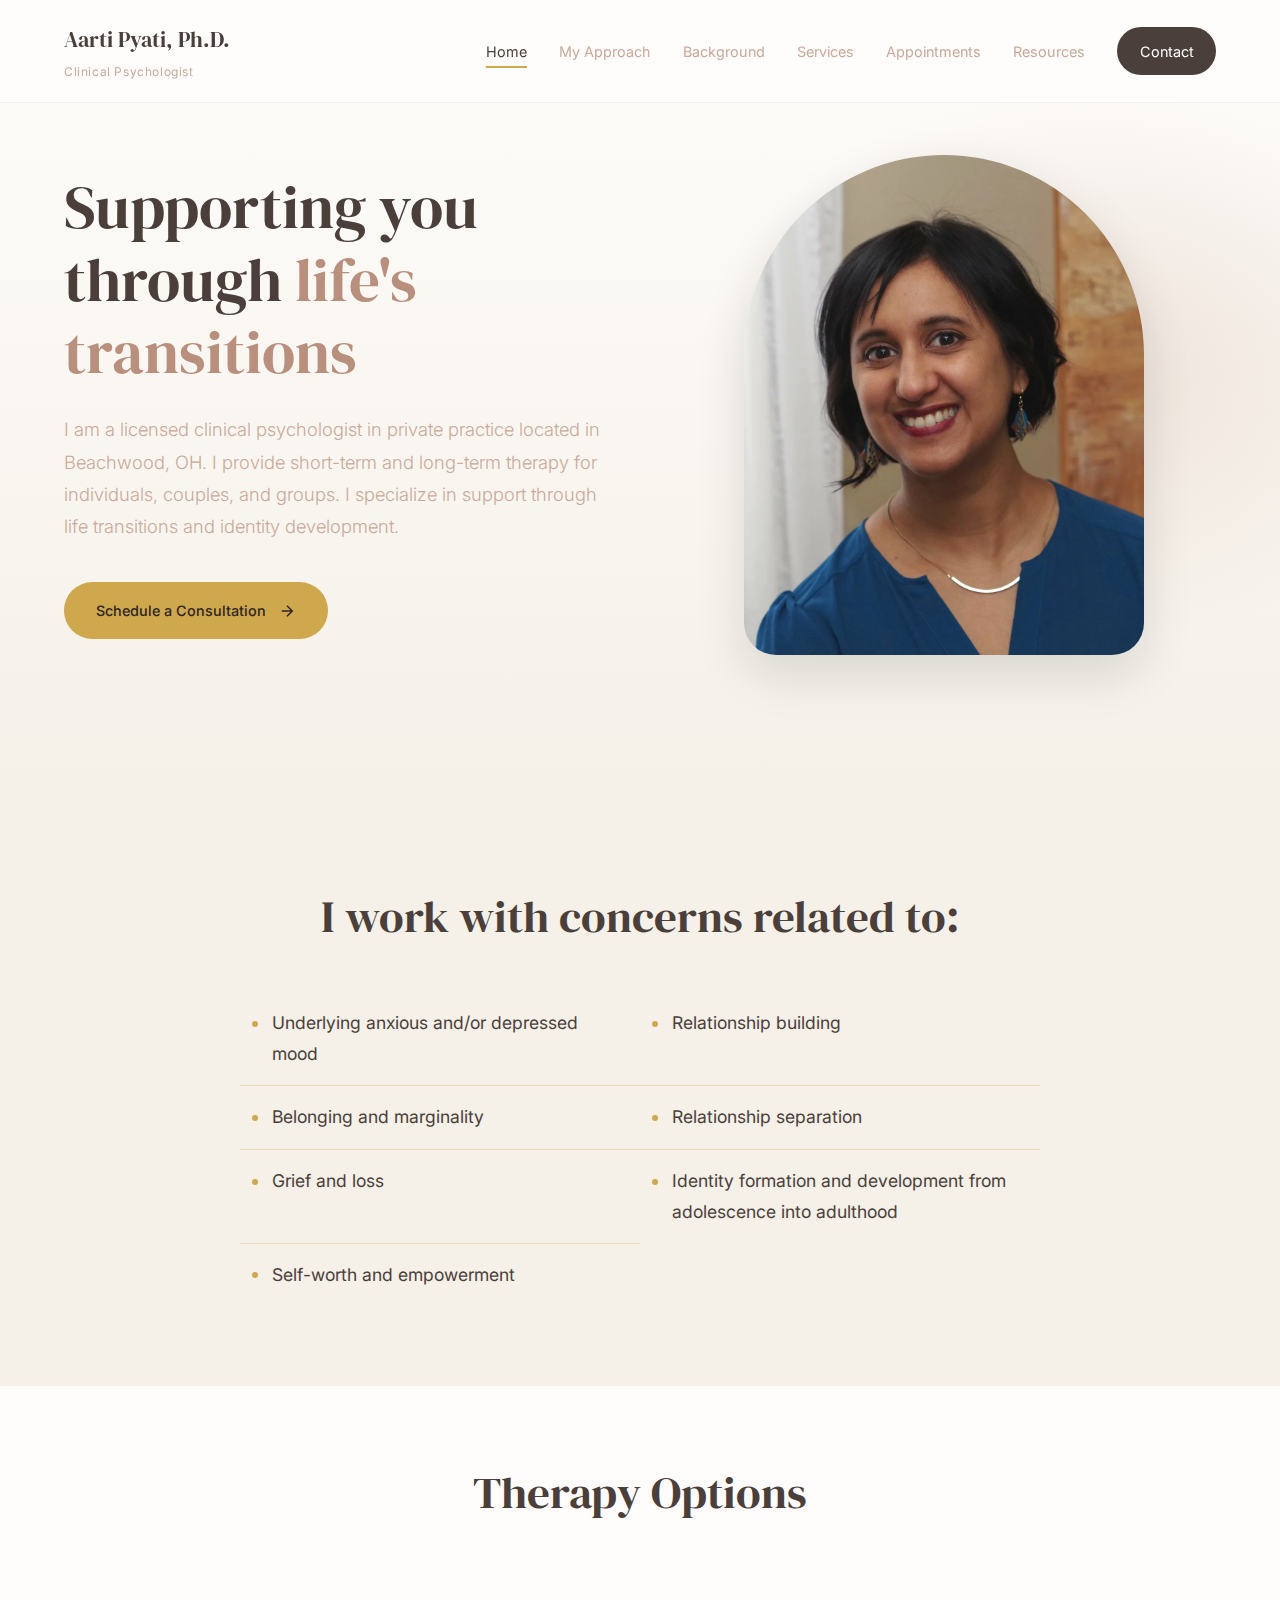
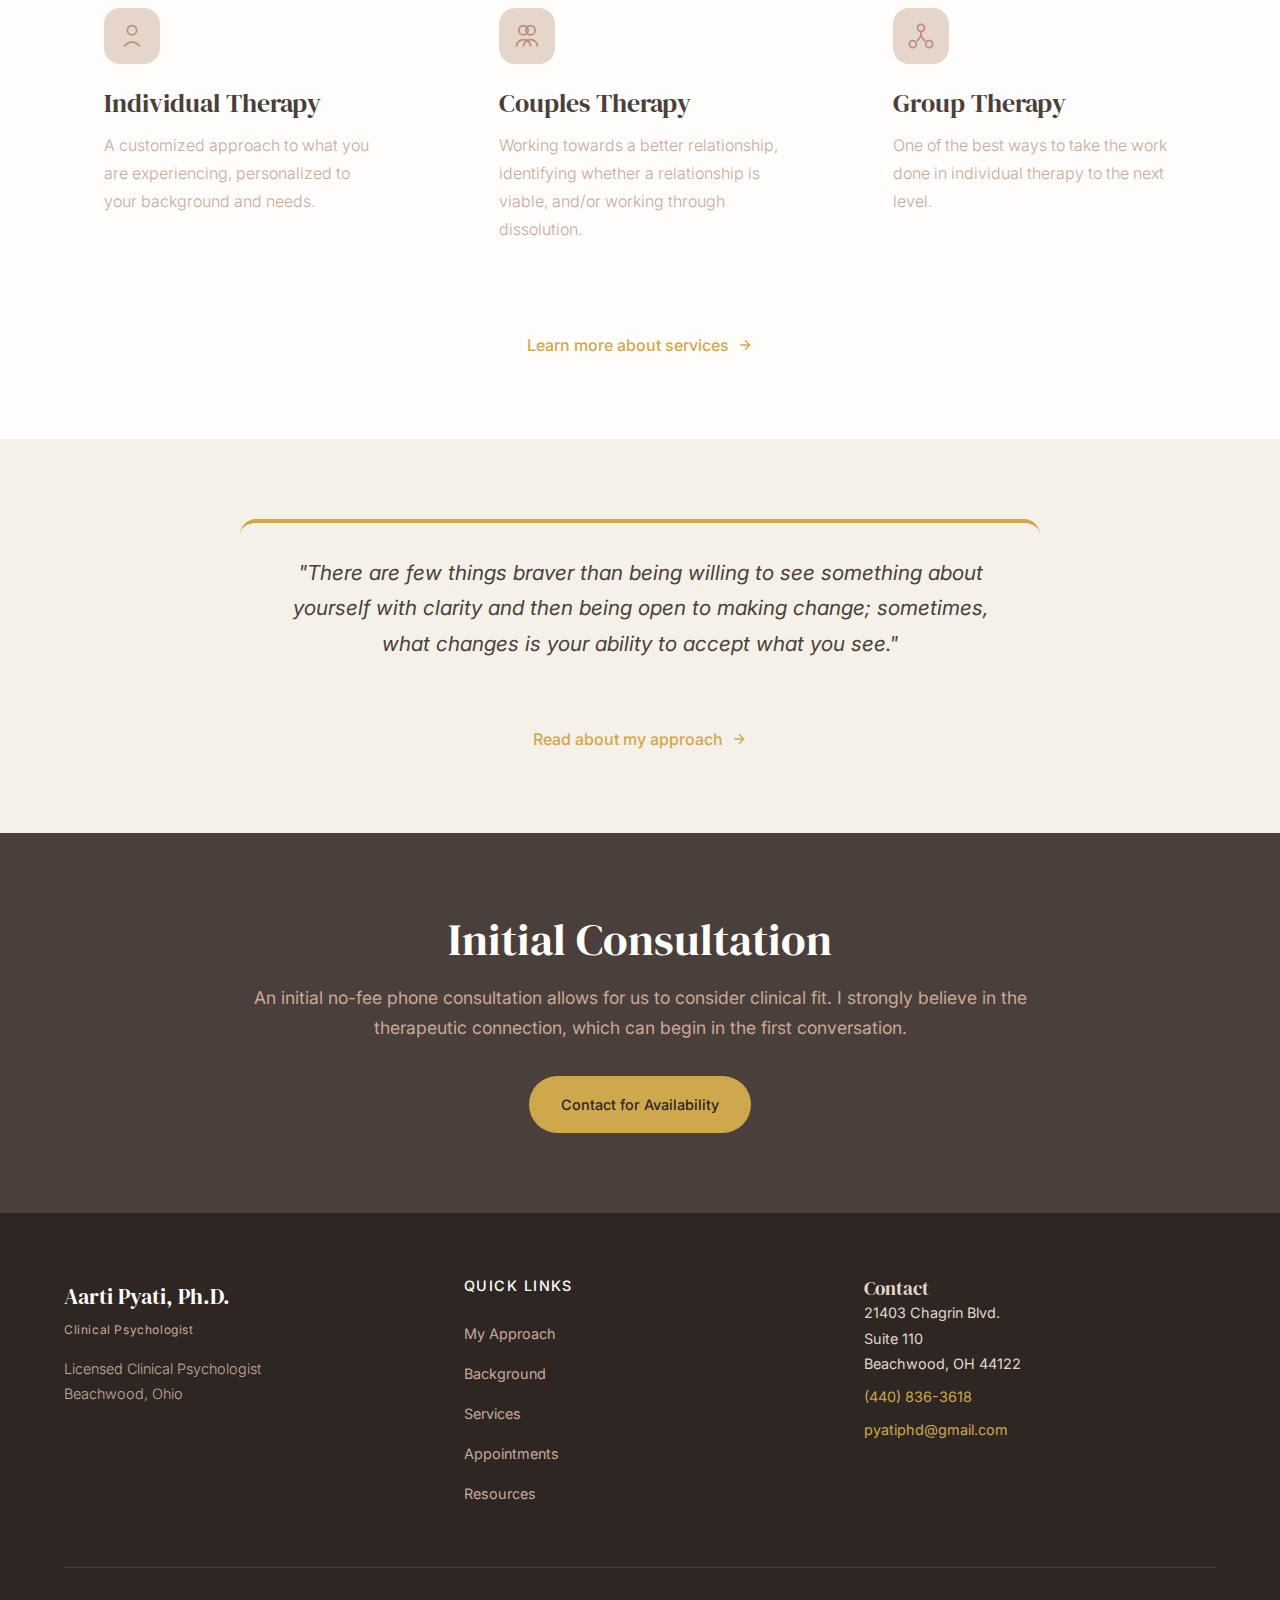
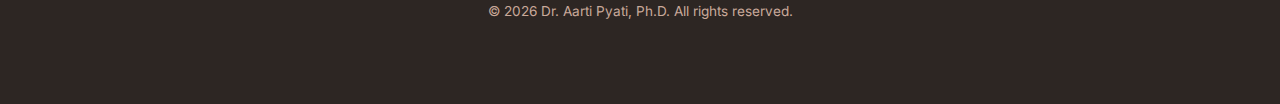
<file: index.html>
<!DOCTYPE html>
<html lang="en">
<head>
    <meta charset="UTF-8">
    <meta name="viewport" content="width=device-width, initial-scale=1.0">
    <title>Dr. Aarti Pyati, Ph.D. | Clinical Psychologist | Beachwood, OH</title>
    <meta name="description" content="Licensed clinical psychologist providing therapy for individuals, couples, and groups in Beachwood, Ohio. Specializing in life transitions, identity development, anxiety, and depression.">
    <link rel="preconnect" href="https://fonts.googleapis.com">
    <link rel="preconnect" href="https://fonts.gstatic.com" crossorigin>
    <link href="https://fonts.googleapis.com/css2?family=DM+Serif+Display&family=Inter:wght@300;400;500&display=swap" rel="stylesheet">
    <link rel="stylesheet" href="styles.css">
</head>
<body>
    <!-- Header -->
    <header class="header">
        <div class="header-inner">
            <a href="index.html" class="logo">
                Aarti Pyati, Ph.D.
                <span>Clinical Psychologist</span>
            </a>
            <nav class="nav">
                <a href="index.html" class="active">Home</a>
                <a href="about.html">My Approach</a>
                <a href="background.html">Background</a>
                <a href="services.html">Services</a>
                <a href="appointments.html">Appointments</a>
                <a href="resources.html">Resources</a>
                <a href="contact.html" class="nav-cta">Contact</a>
            </nav>
            <button class="nav-toggle" aria-label="Toggle navigation">
                <span></span>
                <span></span>
                <span></span>
            </button>
        </div>
    </header>

    <!-- Hero Section -->
    <section class="hero page-content">
        <div class="hero-grid">
            <div class="hero-content">
                <h1>Supporting you through <span>life's transitions</span></h1>
                <p class="lead">I am a licensed clinical psychologist in private practice located in Beachwood, OH. I provide short-term and long-term therapy for individuals, couples, and groups. I specialize in support through life transitions and identity development.</p>
                <a href="contact.html" class="btn btn-primary">
                    Schedule a Consultation
                    <svg width="18" height="18" viewBox="0 0 24 24" fill="none" stroke="currentColor" stroke-width="2">
                        <path d="M5 12h14M12 5l7 7-7 7"/>
                    </svg>
                </a>
            </div>
            <div class="hero-image">
                <div class="hero-photo">
                    <img src="photo.webp" alt="Dr. Aarti Pyati">
                </div>
            </div>
        </div>
    </section>

    <!-- Areas of Focus -->
    <section class="section section-alt">
        <div class="container">
            <div class="content-block" style="text-align: center; margin-bottom: 3rem;">
                <h2>I work with concerns related to:</h2>
            </div>
            <div class="concerns-list">
                <ul>
                    <li>Underlying anxious and/or depressed mood</li>
                    <li>Relationship building</li>
                    <li>Belonging and marginality</li>
                    <li>Relationship separation</li>
                    <li>Grief and loss</li>
                    <li>Identity formation and development from adolescence into adulthood</li>
                    <li>Self-worth and empowerment</li>
                </ul>
            </div>
        </div>
    </section>

    <!-- Services Preview -->
    <section class="section">
        <div class="container">
            <div class="content-block" style="text-align: center; margin-bottom: 3rem;">
                <h2>Therapy Options</h2>
            </div>
            <div class="cards-grid">
                <div class="card">
                    <div class="card-icon">
                        <svg viewBox="0 0 24 24">
                            <circle cx="12" cy="7" r="4"/>
                            <path d="M5.5 21a7.5 7.5 0 0 1 13 0"/>
                        </svg>
                    </div>
                    <h3>Individual Therapy</h3>
                    <p>A customized approach to what you are experiencing, personalized to your background and needs.</p>
                </div>
                <div class="card">
                    <div class="card-icon">
                        <svg viewBox="0 0 24 24">
                            <circle cx="9" cy="7" r="4"/>
                            <circle cx="15" cy="7" r="4"/>
                            <path d="M3 21a6 6 0 0 1 12 0M9 21a6 6 0 0 1 12 0"/>
                        </svg>
                    </div>
                    <h3>Couples Therapy</h3>
                    <p>Working towards a better relationship, identifying whether a relationship is viable, and/or working through dissolution.</p>
                </div>
                <div class="card">
                    <div class="card-icon">
                        <svg viewBox="0 0 24 24">
                            <circle cx="12" cy="5" r="3"/>
                            <circle cx="5" cy="19" r="3"/>
                            <circle cx="19" cy="19" r="3"/>
                            <path d="M12 8v4M8.5 16.5L12 12M15.5 16.5L12 12"/>
                        </svg>
                    </div>
                    <h3>Group Therapy</h3>
                    <p>One of the best ways to take the work done in individual therapy to the next level.</p>
                </div>
            </div>
            <div style="text-align: center; margin-top: 3rem;">
                <a href="services.html" class="link-arrow">
                    Learn more about services
                    <svg width="16" height="16" viewBox="0 0 24 24" fill="none" stroke="currentColor" stroke-width="2">
                        <path d="M5 12h14M12 5l7 7-7 7"/>
                    </svg>
                </a>
            </div>
        </div>
    </section>

    <!-- Philosophy Quote -->
    <section class="section section-alt">
        <div class="container-narrow">
            <div class="highlight-box" style="text-align: center; border-left: none; border-top: 4px solid var(--gold);">
                <p style="font-size: 1.3rem; line-height: 1.7;">"There are few things braver than being willing to see something about yourself with clarity and then being open to making change; sometimes, what changes is your ability to accept what you see."</p>
            </div>
            <div style="text-align: center; margin-top: 2rem;">
                <a href="about.html" class="link-arrow">
                    Read about my approach
                    <svg width="16" height="16" viewBox="0 0 24 24" fill="none" stroke="currentColor" stroke-width="2">
                        <path d="M5 12h14M12 5l7 7-7 7"/>
                    </svg>
                </a>
            </div>
        </div>
    </section>

    <!-- CTA Section -->
    <section class="section" style="background: var(--deep-brown); color: var(--soft-white); text-align: center;">
        <div class="container-narrow">
            <h2 style="color: var(--soft-white); margin-bottom: 1rem;">Initial Consultation</h2>
            <p style="color: var(--rose); font-size: 1.1rem; margin-bottom: 2rem;">An initial no-fee phone consultation allows for us to consider clinical fit. I strongly believe in the therapeutic connection, which can begin in the first conversation.</p>
            <a href="contact.html" class="btn btn-primary">Contact for Availability</a>
        </div>
    </section>

    <!-- Footer -->
    <footer class="footer">
        <div class="footer-inner">
            <div class="footer-brand">
                <div class="logo">
                    Aarti Pyati, Ph.D.
                    <span>Clinical Psychologist</span>
                </div>
                <p>Licensed Clinical Psychologist<br>Beachwood, Ohio</p>
            </div>
            <div class="footer-links">
                <h4>Quick Links</h4>
                <ul>
                    <li><a href="about.html">My Approach</a></li>
                    <li><a href="background.html">Background</a></li>
                    <li><a href="services.html">Services</a></li>
                    <li><a href="appointments.html">Appointments</a></li>
                    <li><a href="resources.html">Resources</a></li>
                </ul>
            </div>
            <div class="footer-contact">
                <h4>Contact</h4>
                <p>21403 Chagrin Blvd.<br>Suite 110<br>Beachwood, OH 44122</p>
                <p><a href="tel:4408363618">(440) 836-3618</a></p>
                <p><a href="mailto:pyatiphd@gmail.com">pyatiphd@gmail.com</a></p>
            </div>
        </div>
        <div class="footer-bottom">
            <p>&copy; 2026 Dr. Aarti Pyati, Ph.D. All rights reserved.</p>
        </div>
    </footer>
    <script src="nav.js"></script>
</body>
</html>
</file>
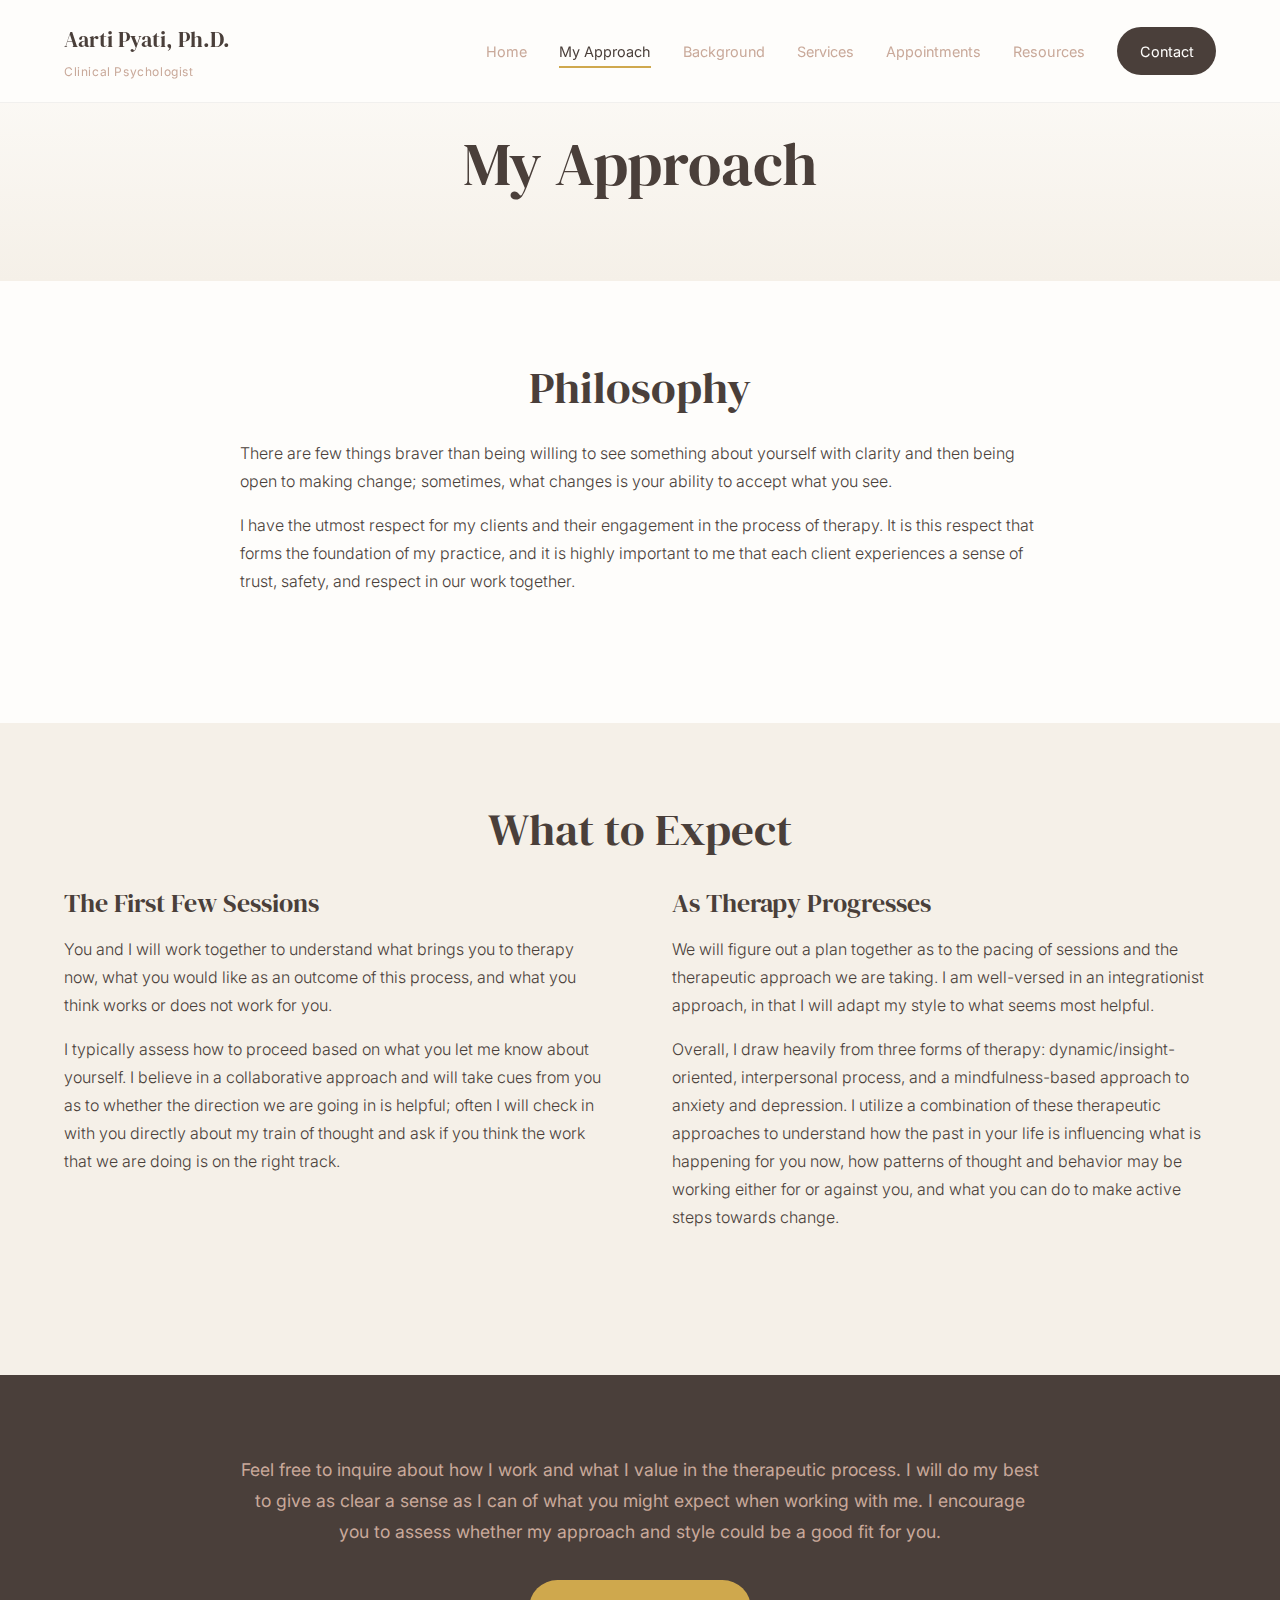
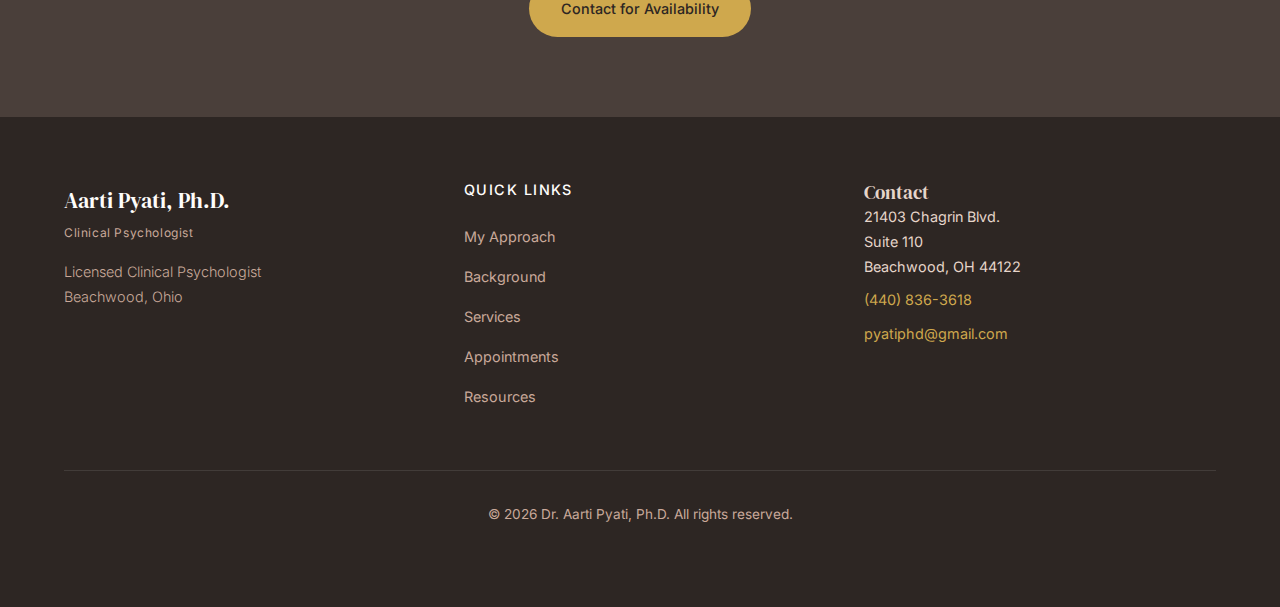
<file: about.html>
<!DOCTYPE html>
<html lang="en">
<head>
    <meta charset="UTF-8">
    <meta name="viewport" content="width=device-width, initial-scale=1.0">
    <title>My Approach | Dr. Aarti Pyati, Ph.D.</title>
    <meta name="description" content="Learn about Dr. Pyati's therapeutic philosophy and what to expect from the therapy process.">
    <link rel="preconnect" href="https://fonts.googleapis.com">
    <link rel="preconnect" href="https://fonts.gstatic.com" crossorigin>
    <link href="https://fonts.googleapis.com/css2?family=DM+Serif+Display&family=Inter:wght@300;400;500&display=swap" rel="stylesheet">
    <link rel="stylesheet" href="styles.css">
</head>
<body>
    <!-- Header -->
    <header class="header">
        <div class="header-inner">
            <a href="index.html" class="logo">
                Aarti Pyati, Ph.D.
                <span>Clinical Psychologist</span>
            </a>
            <nav class="nav">
                <a href="index.html">Home</a>
                <a href="about.html" class="active">My Approach</a>
                <a href="background.html">Background</a>
                <a href="services.html">Services</a>
                <a href="appointments.html">Appointments</a>
                <a href="resources.html">Resources</a>
                <a href="contact.html" class="nav-cta">Contact</a>
            </nav>
            <button class="nav-toggle" aria-label="Toggle navigation">
                <span></span>
                <span></span>
                <span></span>
            </button>
        </div>
    </header>

    <!-- Page Hero -->
    <section class="page-hero page-content">
        <h1>My Approach</h1>
    </section>

    <!-- Philosophy Section -->
    <section class="section">
        <div class="container" style="max-width: 800px;">
            <div class="content-block">
                <h2 style="text-align: center;">Philosophy</h2>
                <p>There are few things braver than being willing to see something about yourself with clarity and then being open to making change; sometimes, what changes is your ability to accept what you see.</p>
                <p>I have the utmost respect for my clients and their engagement in the process of therapy. It is this respect that forms the foundation of my practice, and it is highly important to me that each client experiences a sense of trust, safety, and respect in our work together.</p>
            </div>
        </div>
    </section>

    <!-- What to Expect -->
    <section class="section section-alt">
        <div class="container">
            <h2 style="text-align: center; margin-bottom: 2rem;">What to Expect</h2>
            <div class="two-col">
                <div class="content-block">
                    <h3>The First Few Sessions</h3>
                    <p>You and I will work together to understand what brings you to therapy now, what you would like as an outcome of this process, and what you think works or does not work for you.</p>
                    <p>I typically assess how to proceed based on what you let me know about yourself. I believe in a collaborative approach and will take cues from you as to whether the direction we are going in is helpful; often I will check in with you directly about my train of thought and ask if you think the work that we are doing is on the right track.</p>
                </div>
                <div class="content-block">
                    <h3>As Therapy Progresses</h3>
                    <p>We will figure out a plan together as to the pacing of sessions and the therapeutic approach we are taking. I am well-versed in an integrationist approach, in that I will adapt my style to what seems most helpful.</p>
                    <p>Overall, I draw heavily from three forms of therapy: dynamic/insight-oriented, interpersonal process, and a mindfulness-based approach to anxiety and depression. I utilize a combination of these therapeutic approaches to understand how the past in your life is influencing what is happening for you now, how patterns of thought and behavior may be working either for or against you, and what you can do to make active steps towards change.</p>
                </div>
            </div>
        </div>
    </section>

    <!-- CTA -->
    <section class="section" style="background: var(--deep-brown); color: var(--soft-white); text-align: center;">
        <div class="container-narrow">
            <p style="color: var(--rose); font-size: 1.1rem; margin-bottom: 2rem;">Feel free to inquire about how I work and what I value in the therapeutic process. I will do my best to give as clear a sense as I can of what you might expect when working with me. I encourage you to assess whether my approach and style could be a good fit for you.</p>
            <a href="contact.html" class="btn btn-primary">Contact for Availability</a>
        </div>
    </section>

    <!-- Footer -->
    <footer class="footer">
        <div class="footer-inner">
            <div class="footer-brand">
                <div class="logo">
                    Aarti Pyati, Ph.D.
                    <span>Clinical Psychologist</span>
                </div>
                <p>Licensed Clinical Psychologist<br>Beachwood, Ohio</p>
            </div>
            <div class="footer-links">
                <h4>Quick Links</h4>
                <ul>
                    <li><a href="about.html">My Approach</a></li>
                    <li><a href="background.html">Background</a></li>
                    <li><a href="services.html">Services</a></li>
                    <li><a href="appointments.html">Appointments</a></li>
                    <li><a href="resources.html">Resources</a></li>
                </ul>
            </div>
            <div class="footer-contact">
                <h4>Contact</h4>
                <p>21403 Chagrin Blvd.<br>Suite 110<br>Beachwood, OH 44122</p>
                <p><a href="tel:4408363618">(440) 836-3618</a></p>
                <p><a href="mailto:pyatiphd@gmail.com">pyatiphd@gmail.com</a></p>
            </div>
        </div>
        <div class="footer-bottom">
            <p>&copy; 2026 Dr. Aarti Pyati, Ph.D. All rights reserved.</p>
        </div>
    </footer>
    <script src="nav.js"></script>
</body>
</html>
</file>
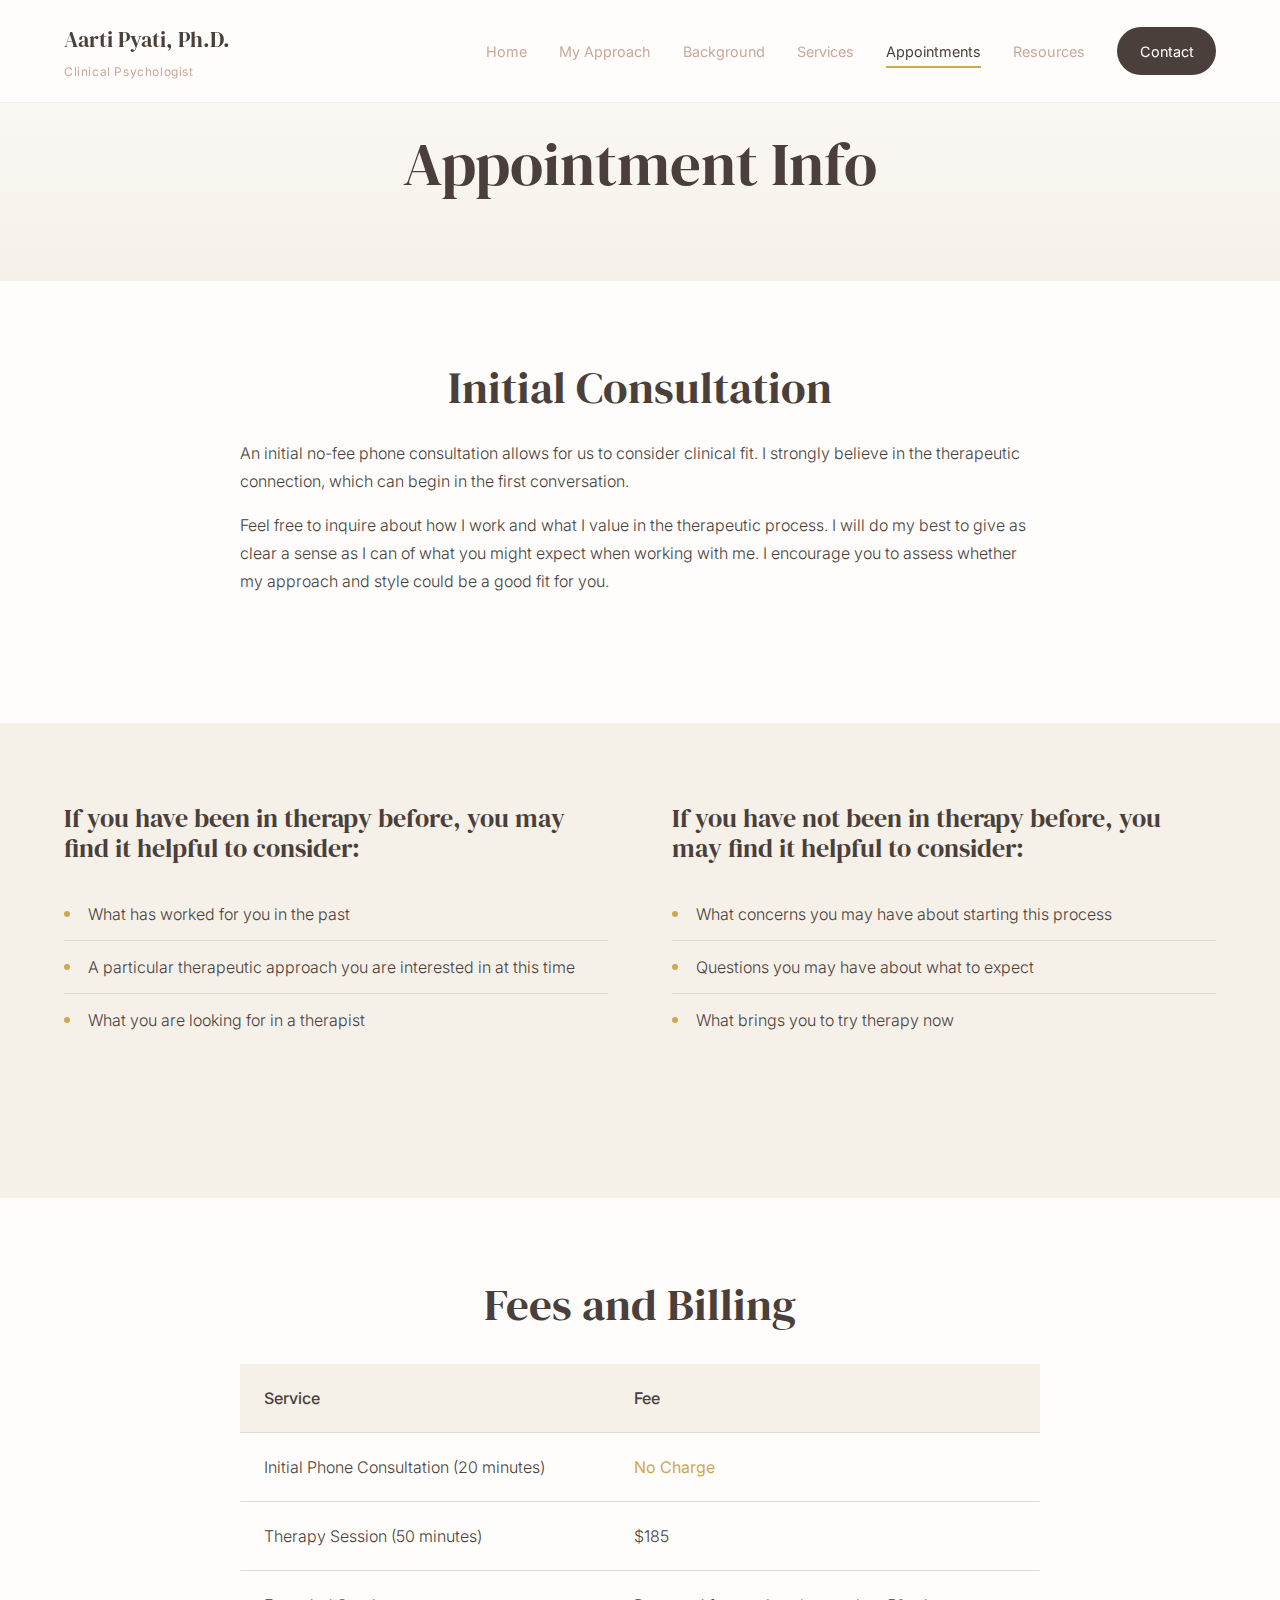
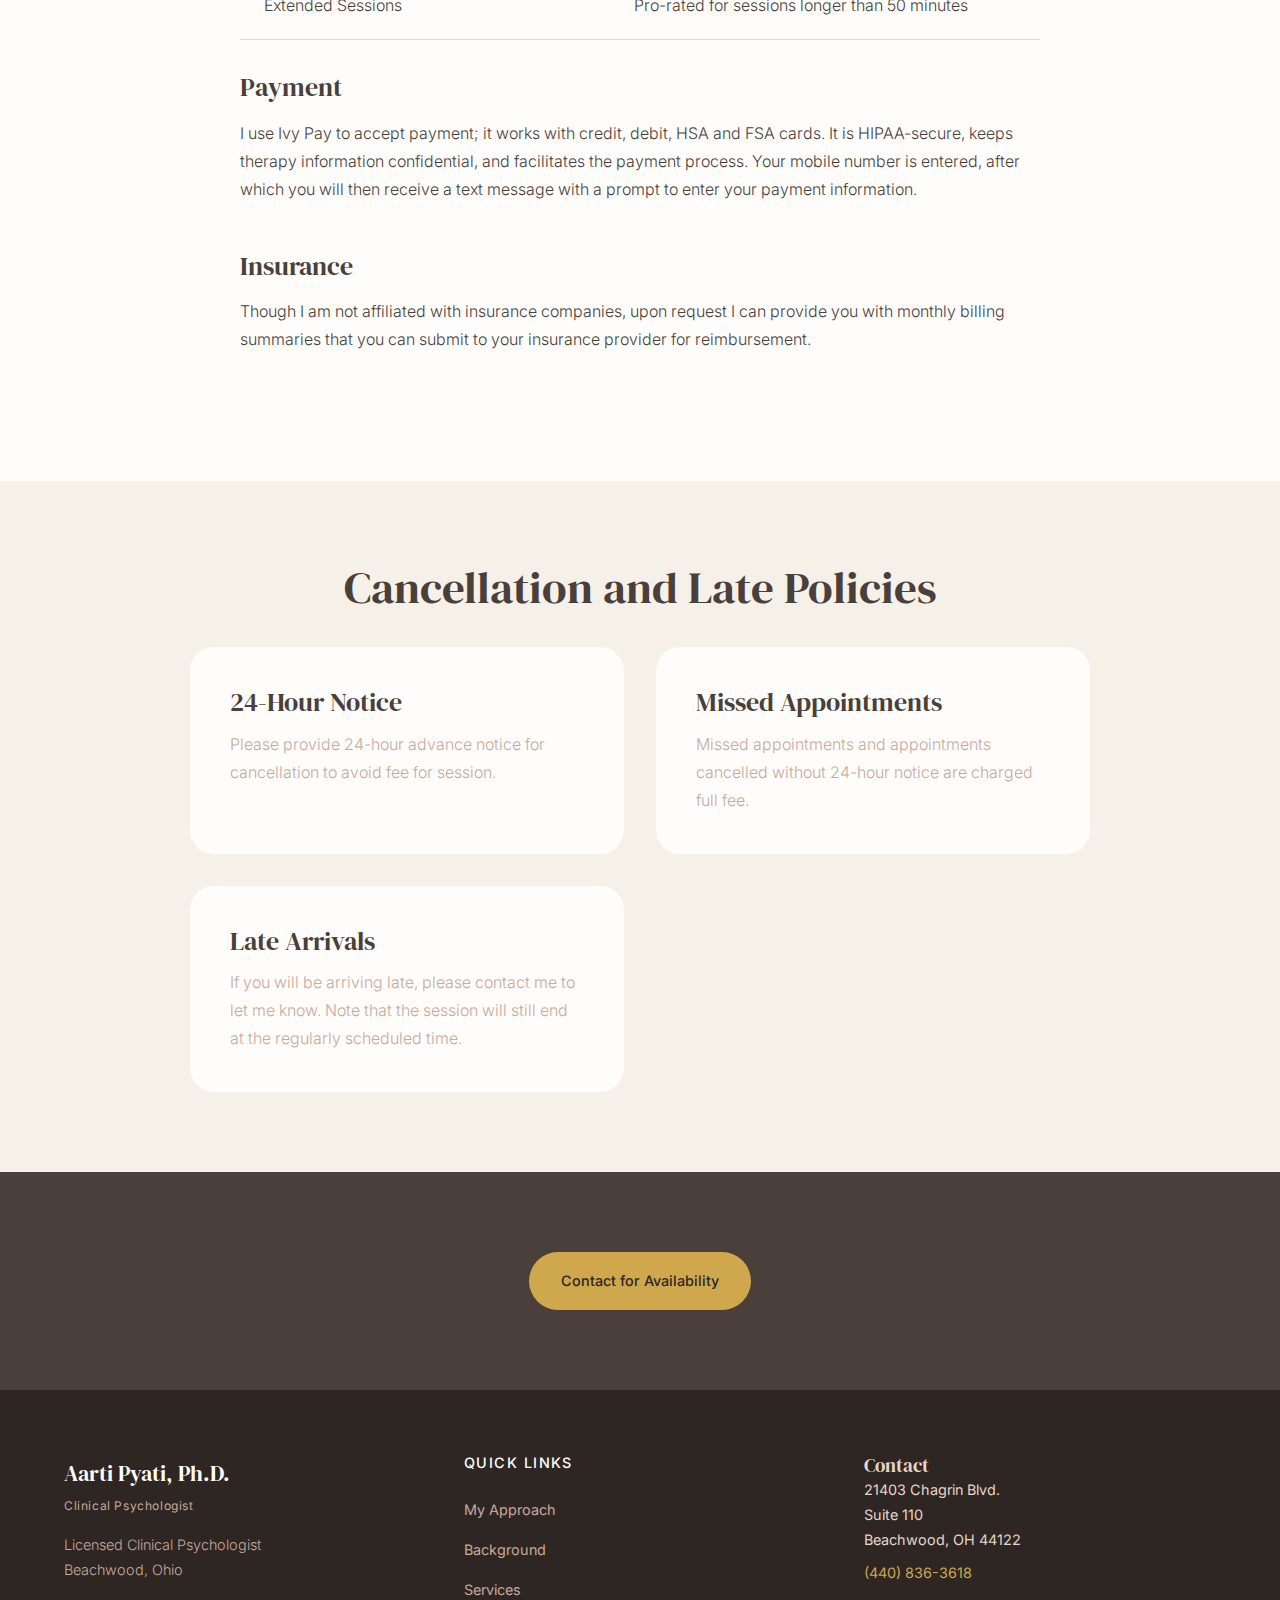
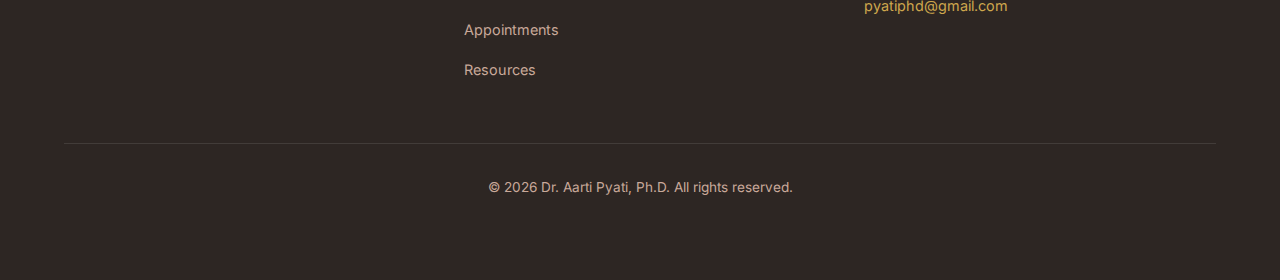
<file: appointments.html>
<!DOCTYPE html>
<html lang="en">
<head>
    <meta charset="UTF-8">
    <meta name="viewport" content="width=device-width, initial-scale=1.0">
    <title>Appointments | Dr. Aarti Pyati, Ph.D.</title>
    <meta name="description" content="Information about consultations, fees, billing, and policies for therapy with Dr. Aarti Pyati.">
    <link rel="preconnect" href="https://fonts.googleapis.com">
    <link rel="preconnect" href="https://fonts.gstatic.com" crossorigin>
    <link href="https://fonts.googleapis.com/css2?family=DM+Serif+Display&family=Inter:wght@300;400;500&display=swap" rel="stylesheet">
    <link rel="stylesheet" href="styles.css">
</head>
<body>
    <!-- Header -->
    <header class="header">
        <div class="header-inner">
            <a href="index.html" class="logo">
                Aarti Pyati, Ph.D.
                <span>Clinical Psychologist</span>
            </a>
            <nav class="nav">
                <a href="index.html">Home</a>
                <a href="about.html">My Approach</a>
                <a href="background.html">Background</a>
                <a href="services.html">Services</a>
                <a href="appointments.html" class="active">Appointments</a>
                <a href="resources.html">Resources</a>
                <a href="contact.html" class="nav-cta">Contact</a>
            </nav>
            <button class="nav-toggle" aria-label="Toggle navigation">
                <span></span>
                <span></span>
                <span></span>
            </button>
        </div>
    </header>

    <!-- Page Hero -->
    <section class="page-hero page-content">
        <h1>Appointment Info</h1>
    </section>

    <!-- Initial Consultation -->
    <section class="section">
        <div class="container" style="max-width: 800px;">
            <div class="content-block">
                <h2 style="text-align: center;">Initial Consultation</h2>
                <p>An initial no-fee phone consultation allows for us to consider clinical fit. I strongly believe in the therapeutic connection, which can begin in the first conversation.</p>
                <p>Feel free to inquire about how I work and what I value in the therapeutic process. I will do my best to give as clear a sense as I can of what you might expect when working with me. I encourage you to assess whether my approach and style could be a good fit for you.</p>
            </div>
        </div>
    </section>

    <!-- Questions to Consider -->
    <section class="section section-alt">
        <div class="container">
            <div class="two-col">
                <div class="content-block">
                    <h3>If you have been in therapy before, you may find it helpful to consider:</h3>
                    <ul>
                        <li>What has worked for you in the past</li>
                        <li>A particular therapeutic approach you are interested in at this time</li>
                        <li>What you are looking for in a therapist</li>
                    </ul>
                </div>
                <div class="content-block">
                    <h3>If you have not been in therapy before, you may find it helpful to consider:</h3>
                    <ul>
                        <li>What concerns you may have about starting this process</li>
                        <li>Questions you may have about what to expect</li>
                        <li>What brings you to try therapy now</li>
                    </ul>
                </div>
            </div>
        </div>
    </section>

    <!-- Fees -->
    <section class="section">
        <div class="container" style="max-width: 800px;">
            <h2 style="text-align: center; margin-bottom: 2rem;">Fees and Billing</h2>
            <table class="fee-table">
                <thead>
                    <tr>
                        <th>Service</th>
                        <th>Fee</th>
                    </tr>
                </thead>
                <tbody>
                    <tr>
                        <td>Initial Phone Consultation (20 minutes)</td>
                        <td><strong style="color: var(--gold);">No Charge</strong></td>
                    </tr>
                    <tr>
                        <td>Therapy Session (50 minutes)</td>
                        <td>$185</td>
                    </tr>
                    <tr>
                        <td>Extended Sessions</td>
                        <td>Pro-rated for sessions longer than 50 minutes</td>
                    </tr>
                </tbody>
            </table>
            <div class="content-block" style="margin-top: 2rem;">
                <h3>Payment</h3>
                <p>I use Ivy Pay to accept payment; it works with credit, debit, HSA and FSA cards. It is HIPAA-secure, keeps therapy information confidential, and facilitates the payment process. Your mobile number is entered, after which you will then receive a text message with a prompt to enter your payment information.</p>
            </div>
            <div class="content-block">
                <h3>Insurance</h3>
                <p>Though I am not affiliated with insurance companies, upon request I can provide you with monthly billing summaries that you can submit to your insurance provider for reimbursement.</p>
            </div>
        </div>
    </section>

    <!-- Policies -->
    <section class="section section-alt">
        <div class="container" style="max-width: 900px;">
            <h2 style="text-align: center; margin-bottom: 2rem;">Cancellation and Late Policies</h2>
                <div class="cards-grid">
                    <div class="card">
                        <h3>24-Hour Notice</h3>
                        <p>Please provide 24-hour advance notice for cancellation to avoid fee for session.</p>
                    </div>
                    <div class="card">
                        <h3>Missed Appointments</h3>
                        <p>Missed appointments and appointments cancelled without 24-hour notice are charged full fee.</p>
                    </div>
                    <div class="card">
                        <h3>Late Arrivals</h3>
                        <p>If you will be arriving late, please contact me to let me know. Note that the session will still end at the regularly scheduled time.</p>
                    </div>
                </div>
        </div>
    </section>

    <!-- CTA -->
    <section class="section" style="background: var(--deep-brown); color: var(--soft-white); text-align: center;">
        <div class="container-narrow">
            <a href="contact.html" class="btn btn-primary">Contact for Availability</a>
        </div>
    </section>

    <!-- Footer -->
    <footer class="footer">
        <div class="footer-inner">
            <div class="footer-brand">
                <div class="logo">
                    Aarti Pyati, Ph.D.
                    <span>Clinical Psychologist</span>
                </div>
                <p>Licensed Clinical Psychologist<br>Beachwood, Ohio</p>
            </div>
            <div class="footer-links">
                <h4>Quick Links</h4>
                <ul>
                    <li><a href="about.html">My Approach</a></li>
                    <li><a href="background.html">Background</a></li>
                    <li><a href="services.html">Services</a></li>
                    <li><a href="appointments.html">Appointments</a></li>
                    <li><a href="resources.html">Resources</a></li>
                </ul>
            </div>
            <div class="footer-contact">
                <h4>Contact</h4>
                <p>21403 Chagrin Blvd.<br>Suite 110<br>Beachwood, OH 44122</p>
                <p><a href="tel:4408363618">(440) 836-3618</a></p>
                <p><a href="mailto:pyatiphd@gmail.com">pyatiphd@gmail.com</a></p>
            </div>
        </div>
        <div class="footer-bottom">
            <p>&copy; 2026 Dr. Aarti Pyati, Ph.D. All rights reserved.</p>
        </div>
    </footer>
    <script src="nav.js"></script>
</body>
</html>
</file>
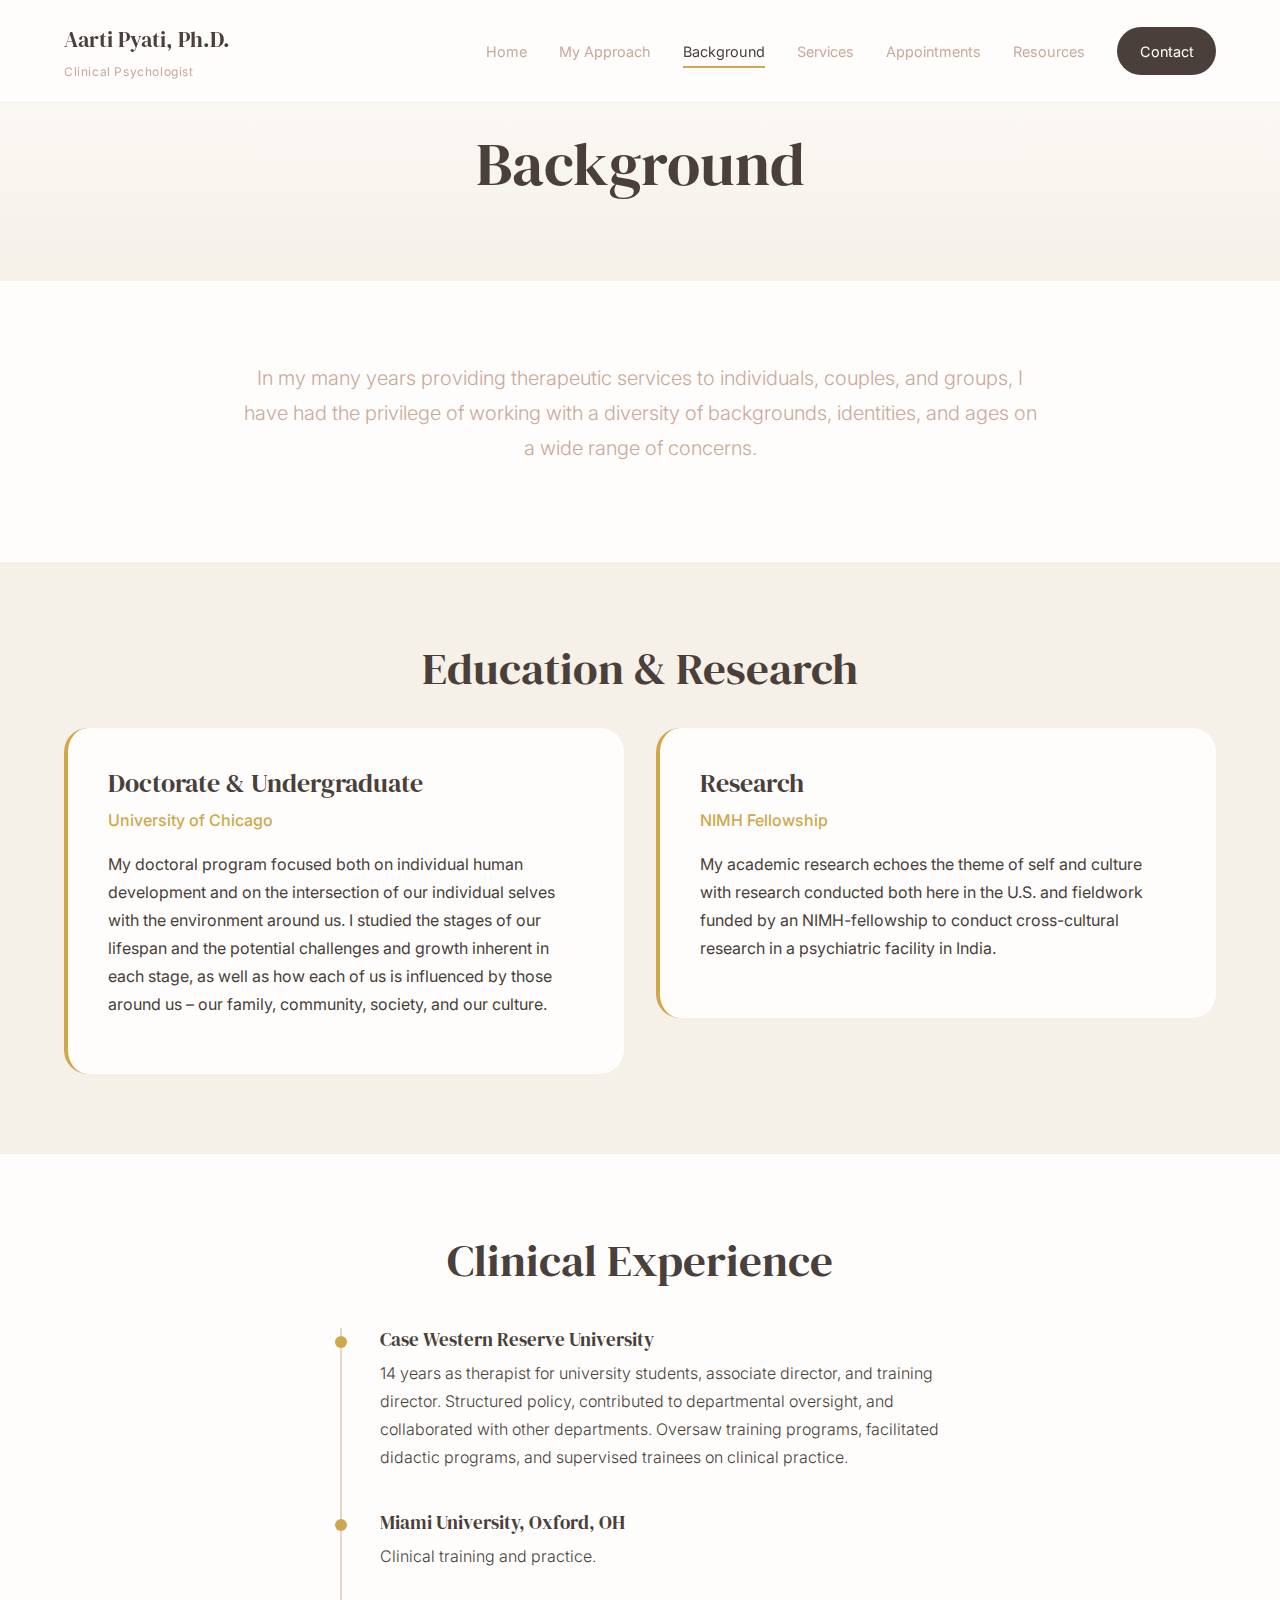
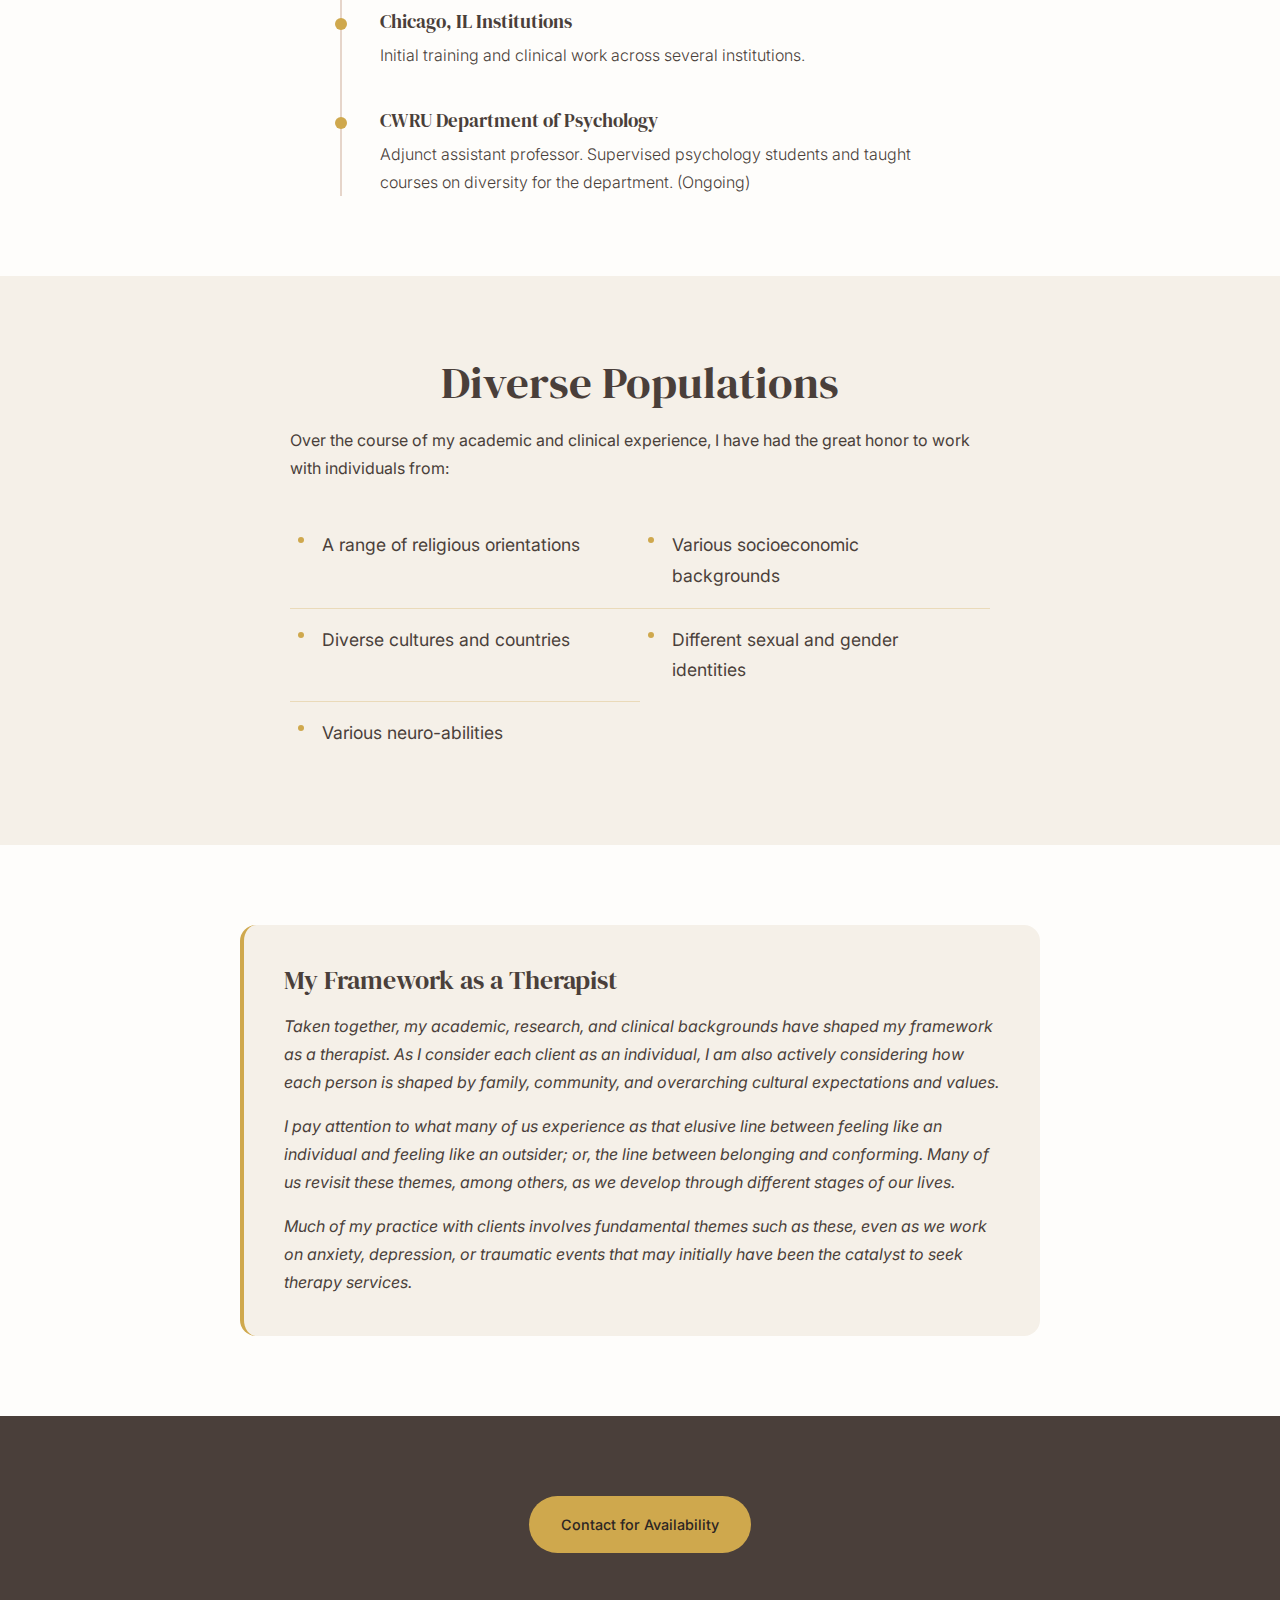
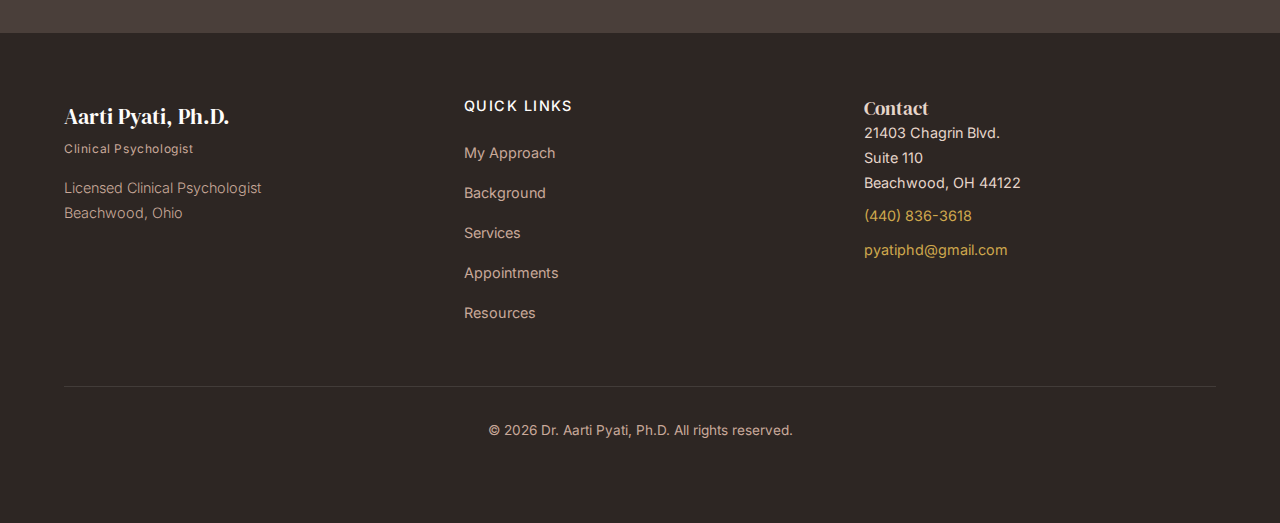
<file: background.html>
<!DOCTYPE html>
<html lang="en">
<head>
    <meta charset="UTF-8">
    <meta name="viewport" content="width=device-width, initial-scale=1.0">
    <title>Background | Dr. Aarti Pyati, Ph.D.</title>
    <meta name="description" content="Learn about Dr. Pyati's education, training, and professional experience as a clinical psychologist.">
    <link rel="preconnect" href="https://fonts.googleapis.com">
    <link rel="preconnect" href="https://fonts.gstatic.com" crossorigin>
    <link href="https://fonts.googleapis.com/css2?family=DM+Serif+Display&family=Inter:wght@300;400;500&display=swap" rel="stylesheet">
    <link rel="stylesheet" href="styles.css">
    <style>
        .timeline {
            position: relative;
            max-width: 800px;
        }
        .timeline::before {
            content: '';
            position: absolute;
            left: 0;
            top: 0;
            bottom: 0;
            width: 2px;
            background: var(--blush);
        }
        .timeline-item {
            padding-left: 2.5rem;
            padding-bottom: 2.5rem;
            position: relative;
        }
        .timeline-item:last-child {
            padding-bottom: 0;
        }
        .timeline-item::before {
            content: '';
            position: absolute;
            left: -5px;
            top: 0.5rem;
            width: 12px;
            height: 12px;
            background: var(--gold);
            border-radius: 50%;
        }
        .timeline-item h4 {
            font-family: var(--font-serif);
            font-size: 1.2rem;
            margin-bottom: 0.5rem;
            color: var(--deep-brown);
        }
        .timeline-item p {
            color: var(--deep-brown);
            font-weight: 300;
            margin-bottom: 0;
        }
        .education-card {
            background: var(--soft-white);
            padding: 2.5rem;
            border-radius: var(--radius-lg);
            border-left: 4px solid var(--gold);
        }
        .education-card h3 {
            font-family: var(--font-serif);
            color: var(--deep-brown);
            margin-bottom: 0.5rem;
        }
        .education-card .institution {
            color: var(--gold);
            font-weight: 500;
            margin-bottom: 1rem;
        }
        .diversity-list {
            max-width: 700px;
            margin: 0 auto;
            list-style: none;
            display: grid;
            grid-template-columns: repeat(2, 1fr);
            gap: 0;
        }
        .diversity-list li {
            padding: 1rem 1.5rem;
            color: var(--deep-brown);
            font-size: 1.1rem;
            font-weight: 400;
            border-bottom: 1px solid rgba(207, 168, 77, 0.3);
            position: relative;
            padding-left: 2rem;
        }
        .diversity-list li::before {
            content: '';
            position: absolute;
            left: 0.5rem;
            top: 1.45rem;
            width: 6px;
            height: 6px;
            background: var(--gold);
            border-radius: 50%;
        }
        .diversity-list li:nth-last-child(-n+2) {
            border-bottom: none;
        }
        @media (max-width: 600px) {
            .diversity-list {
                grid-template-columns: 1fr;
            }
            .diversity-list li:last-child {
                border-bottom: none;
            }
            .diversity-list li:nth-last-child(2) {
                border-bottom: 1px solid rgba(207, 168, 77, 0.3);
            }
        }
    </style>
</head>
<body>
    <!-- Header -->
    <header class="header">
        <div class="header-inner">
            <a href="index.html" class="logo">
                Aarti Pyati, Ph.D.
                <span>Clinical Psychologist</span>
            </a>
            <nav class="nav">
                <a href="index.html">Home</a>
                <a href="about.html">My Approach</a>
                <a href="background.html" class="active">Background</a>
                <a href="services.html">Services</a>
                <a href="appointments.html">Appointments</a>
                <a href="resources.html">Resources</a>
                <a href="contact.html" class="nav-cta">Contact</a>
            </nav>
            <button class="nav-toggle" aria-label="Toggle navigation">
                <span></span>
                <span></span>
                <span></span>
            </button>
        </div>
    </header>

    <!-- Page Hero -->
    <section class="page-hero page-content">
        <h1>Background</h1>
    </section>

    <!-- Experience Overview -->
    <section class="section">
        <div class="container-narrow">
            <p class="lead" style="font-size: 1.25rem; text-align: center;">In my many years providing therapeutic services to individuals, couples, and groups, I have had the privilege of working with a diversity of backgrounds, identities, and ages on a wide range of concerns.</p>
        </div>
    </section>

    <!-- Education -->
    <section class="section section-alt">
        <div class="container">
            <h2 style="text-align: center; margin-bottom: 2rem;">Education & Research</h2>
            <div class="two-col" style="gap: 2rem;">
                <div class="education-card">
                    <h3>Doctorate & Undergraduate</h3>
                    <p class="institution">University of Chicago</p>
                    <p>My doctoral program focused both on individual human development and on the intersection of our individual selves with the environment around us. I studied the stages of our lifespan and the potential challenges and growth inherent in each stage, as well as how each of us is influenced by those around us &ndash; our family, community, society, and our culture.</p>
                </div>
                <div class="education-card">
                    <h3>Research</h3>
                    <p class="institution">NIMH Fellowship</p>
                    <p>My academic research echoes the theme of self and culture with research conducted both here in the U.S. and fieldwork funded by an NIMH-fellowship to conduct cross-cultural research in a psychiatric facility in India.</p>
                </div>
            </div>
        </div>
    </section>

    <!-- Clinical Experience -->
    <section class="section">
        <div class="container" style="max-width: 800px;">
            <h2 style="text-align: center; margin-bottom: 2.5rem;">Clinical Experience</h2>
            <div class="timeline" style="max-width: 600px; margin: 0 auto;">
                <div class="timeline-item">
                    <h4>Case Western Reserve University</h4>
                    <p>14 years as therapist for university students, associate director, and training director. Structured policy, contributed to departmental oversight, and collaborated with other departments. Oversaw training programs, facilitated didactic programs, and supervised trainees on clinical practice.</p>
                </div>
                <div class="timeline-item">
                    <h4>Miami University, Oxford, OH</h4>
                    <p>Clinical training and practice.</p>
                </div>
                <div class="timeline-item">
                    <h4>Chicago, IL Institutions</h4>
                    <p>Initial training and clinical work across several institutions.</p>
                </div>
                <div class="timeline-item">
                    <h4>CWRU Department of Psychology</h4>
                    <p>Adjunct assistant professor. Supervised psychology students and taught courses on diversity for the department. (Ongoing)</p>
                </div>
            </div>
        </div>
    </section>

    <!-- Populations Served -->
    <section class="section section-alt">
        <div class="container">
            <h2 style="text-align: center; margin-bottom: 1rem;">Diverse Populations</h2>
            <p style="max-width: 700px; margin: 0 auto 2rem; color: var(--deep-brown);">Over the course of my academic and clinical experience, I have had the great honor to work with individuals from:</p>
            <ul class="diversity-list">
                <li>A range of religious orientations</li>
                <li>Various socioeconomic backgrounds</li>
                <li>Diverse cultures and countries</li>
                <li>Different sexual and gender identities</li>
                <li>Various neuro-abilities</li>
            </ul>
        </div>
    </section>

    <!-- Framework -->
    <section class="section">
        <div class="container-narrow">
            <div class="highlight-box" style="border-left: 4px solid var(--gold); padding: 2.5rem;">
                <h3 style="margin-bottom: 1rem;">My Framework as a Therapist</h3>
                <p style="margin-bottom: 1rem;">Taken together, my academic, research, and clinical backgrounds have shaped my framework as a therapist. As I consider each client as an individual, I am also actively considering how each person is shaped by family, community, and overarching cultural expectations and values.</p>
                <p style="margin-bottom: 1rem;">I pay attention to what many of us experience as that elusive line between feeling like an individual and feeling like an outsider; or, the line between belonging and conforming. Many of us revisit these themes, among others, as we develop through different stages of our lives.</p>
                <p style="margin-bottom: 0;">Much of my practice with clients involves fundamental themes such as these, even as we work on anxiety, depression, or traumatic events that may initially have been the catalyst to seek therapy services.</p>
            </div>
        </div>
    </section>

    <!-- CTA -->
    <section class="section" style="background: var(--deep-brown); color: var(--soft-white); text-align: center;">
        <div class="container-narrow">
            <a href="contact.html" class="btn btn-primary">Contact for Availability</a>
        </div>
    </section>

    <!-- Footer -->
    <footer class="footer">
        <div class="footer-inner">
            <div class="footer-brand">
                <div class="logo">
                    Aarti Pyati, Ph.D.
                    <span>Clinical Psychologist</span>
                </div>
                <p>Licensed Clinical Psychologist<br>Beachwood, Ohio</p>
            </div>
            <div class="footer-links">
                <h4>Quick Links</h4>
                <ul>
                    <li><a href="about.html">My Approach</a></li>
                    <li><a href="background.html">Background</a></li>
                    <li><a href="services.html">Services</a></li>
                    <li><a href="appointments.html">Appointments</a></li>
                    <li><a href="resources.html">Resources</a></li>
                </ul>
            </div>
            <div class="footer-contact">
                <h4>Contact</h4>
                <p>21403 Chagrin Blvd.<br>Suite 110<br>Beachwood, OH 44122</p>
                <p><a href="tel:4408363618">(440) 836-3618</a></p>
                <p><a href="mailto:pyatiphd@gmail.com">pyatiphd@gmail.com</a></p>
            </div>
        </div>
        <div class="footer-bottom">
            <p>&copy; 2026 Dr. Aarti Pyati, Ph.D. All rights reserved.</p>
        </div>
    </footer>
    <script src="nav.js"></script>
</body>
</html>
</file>
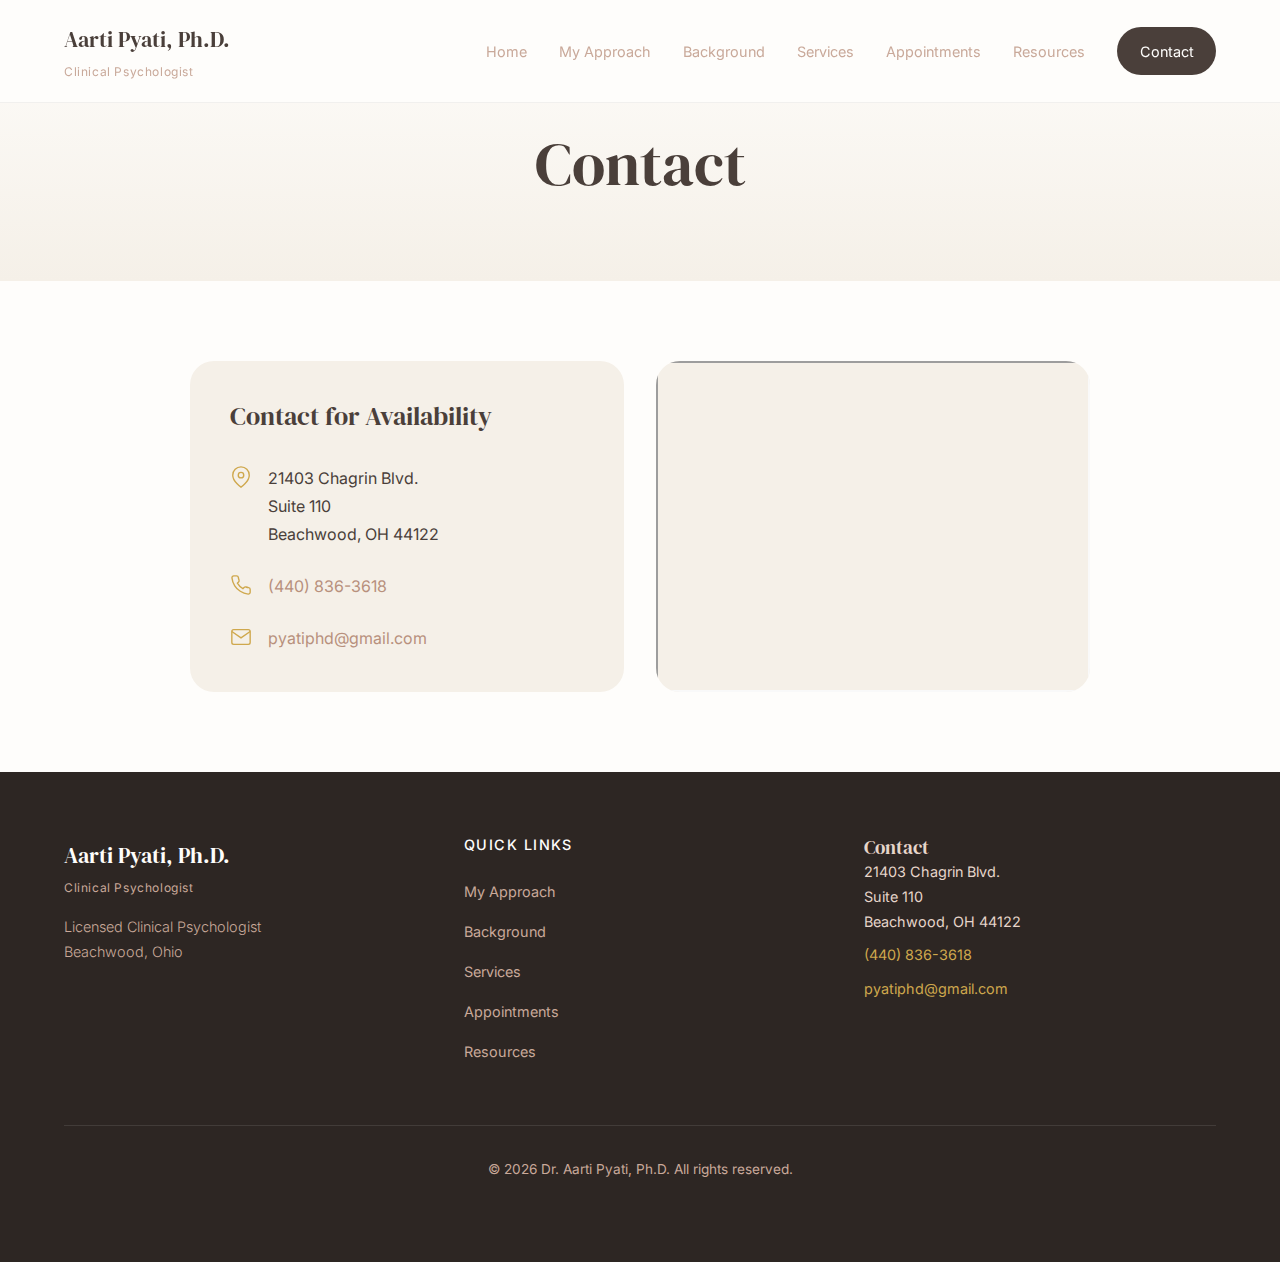
<file: contact.html>
<!DOCTYPE html>
<html lang="en">
<head>
    <meta charset="UTF-8">
    <meta name="viewport" content="width=device-width, initial-scale=1.0">
    <title>Contact | Dr. Aarti Pyati, Ph.D.</title>
    <meta name="description" content="Contact Dr. Aarti Pyati to schedule a consultation. Located in Beachwood, Ohio.">
    <link rel="preconnect" href="https://fonts.googleapis.com">
    <link rel="preconnect" href="https://fonts.gstatic.com" crossorigin>
    <link href="https://fonts.googleapis.com/css2?family=DM+Serif+Display&family=Inter:wght@300;400;500&display=swap" rel="stylesheet">
    <link rel="stylesheet" href="styles.css">
    <style>
        .contact-grid {
            display: grid;
            grid-template-columns: 1fr 1fr;
            gap: 2rem;
        }
        .contact-box {
            background: var(--warm-cream);
            border-radius: var(--radius-lg);
            padding: 2.5rem;
            height: 100%;
        }
        .contact-box h3 {
            margin-bottom: 2rem;
            font-family: var(--font-serif);
        }
        .contact-row {
            display: flex;
            align-items: flex-start;
            gap: 1rem;
            margin-bottom: 1.5rem;
        }
        .contact-row:last-child {
            margin-bottom: 0;
        }
        .contact-row svg {
            width: 22px;
            height: 22px;
            stroke: var(--gold);
            fill: none;
            stroke-width: 1.5;
            flex-shrink: 0;
            margin-top: 2px;
        }
        .contact-row p {
            margin: 0;
            color: var(--deep-brown);
        }
        .contact-row a {
            color: var(--terracotta);
            transition: color 0.3s ease;
        }
        .contact-row a:hover {
            color: var(--gold);
        }
        .map-box {
            background: var(--warm-cream);
            border-radius: var(--radius-lg);
            overflow: hidden;
            height: 100%;
            min-height: 320px;
        }
        .map-box iframe {
            width: 100%;
            height: 100%;
            min-height: 320px;
            filter: grayscale(100%) contrast(1.1);
            transition: filter 0.3s ease;
        }
        .map-box:hover iframe {
            filter: grayscale(0%) contrast(1);
        }
        @media (max-width: 768px) {
            .contact-grid {
                grid-template-columns: 1fr;
            }
        }
    </style>
</head>
<body>
    <!-- Header -->
    <header class="header">
        <div class="header-inner">
            <a href="index.html" class="logo">
                Aarti Pyati, Ph.D.
                <span>Clinical Psychologist</span>
            </a>
            <nav class="nav">
                <a href="index.html">Home</a>
                <a href="about.html">My Approach</a>
                <a href="background.html">Background</a>
                <a href="services.html">Services</a>
                <a href="appointments.html">Appointments</a>
                <a href="resources.html">Resources</a>
                <a href="contact.html" class="nav-cta active">Contact</a>
            </nav>
            <button class="nav-toggle" aria-label="Toggle navigation">
                <span></span>
                <span></span>
                <span></span>
            </button>
        </div>
    </header>

    <!-- Page Hero -->
    <section class="page-hero page-content">
        <h1>Contact</h1>
    </section>

    <!-- Contact Section -->
    <section class="section">
        <div class="container" style="max-width: 900px;">
            <div class="contact-grid">
                <!-- Contact Info -->
                <div class="contact-box">
                    <h3>Contact for Availability</h3>
                    <div class="contact-row">
                        <svg viewBox="0 0 24 24">
                            <path d="M21 10c0 7-9 13-9 13s-9-6-9-13a9 9 0 0 1 18 0z"/>
                            <circle cx="12" cy="10" r="3"/>
                        </svg>
                        <div>
                            <p>21403 Chagrin Blvd.</p>
                            <p>Suite 110</p>
                            <p>Beachwood, OH 44122</p>
                        </div>
                    </div>
                    <div class="contact-row">
                        <svg viewBox="0 0 24 24">
                            <path d="M22 16.92v3a2 2 0 0 1-2.18 2 19.79 19.79 0 0 1-8.63-3.07 19.5 19.5 0 0 1-6-6 19.79 19.79 0 0 1-3.07-8.67A2 2 0 0 1 4.11 2h3a2 2 0 0 1 2 1.72 12.84 12.84 0 0 0 .7 2.81 2 2 0 0 1-.45 2.11L8.09 9.91a16 16 0 0 0 6 6l1.27-1.27a2 2 0 0 1 2.11-.45 12.84 12.84 0 0 0 2.81.7A2 2 0 0 1 22 16.92z"/>
                        </svg>
                        <p><a href="tel:4408363618">(440) 836-3618</a></p>
                    </div>
                    <div class="contact-row">
                        <svg viewBox="0 0 24 24">
                            <path d="M4 4h16c1.1 0 2 .9 2 2v12c0 1.1-.9 2-2 2H4c-1.1 0-2-.9-2-2V6c0-1.1.9-2 2-2z"/>
                            <polyline points="22,6 12,13 2,6"/>
                        </svg>
                        <p><a href="mailto:pyatiphd@gmail.com">pyatiphd@gmail.com</a></p>
                    </div>
                </div>

                <!-- Map -->
                <div class="map-box">
                    <iframe src="https://maps.google.com/maps?q=21403+Chagrin+Blvd,+Beachwood,+OH+44122&t=&z=15&ie=UTF8&iwloc=&output=embed" allowfullscreen="" loading="lazy" referrerpolicy="no-referrer-when-downgrade"></iframe>
                </div>
            </div>
        </div>
    </section>

    <!-- Footer -->
    <footer class="footer">
        <div class="footer-inner">
            <div class="footer-brand">
                <div class="logo">
                    Aarti Pyati, Ph.D.
                    <span>Clinical Psychologist</span>
                </div>
                <p>Licensed Clinical Psychologist<br>Beachwood, Ohio</p>
            </div>
            <div class="footer-links">
                <h4>Quick Links</h4>
                <ul>
                    <li><a href="about.html">My Approach</a></li>
                    <li><a href="background.html">Background</a></li>
                    <li><a href="services.html">Services</a></li>
                    <li><a href="appointments.html">Appointments</a></li>
                    <li><a href="resources.html">Resources</a></li>
                </ul>
            </div>
            <div class="footer-contact">
                <h4>Contact</h4>
                <p>21403 Chagrin Blvd.<br>Suite 110<br>Beachwood, OH 44122</p>
                <p><a href="tel:4408363618">(440) 836-3618</a></p>
                <p><a href="mailto:pyatiphd@gmail.com">pyatiphd@gmail.com</a></p>
            </div>
        </div>
        <div class="footer-bottom">
            <p>&copy; 2026 Dr. Aarti Pyati, Ph.D. All rights reserved.</p>
        </div>
    </footer>
    <script src="nav.js"></script>
</body>
</html>
</file>
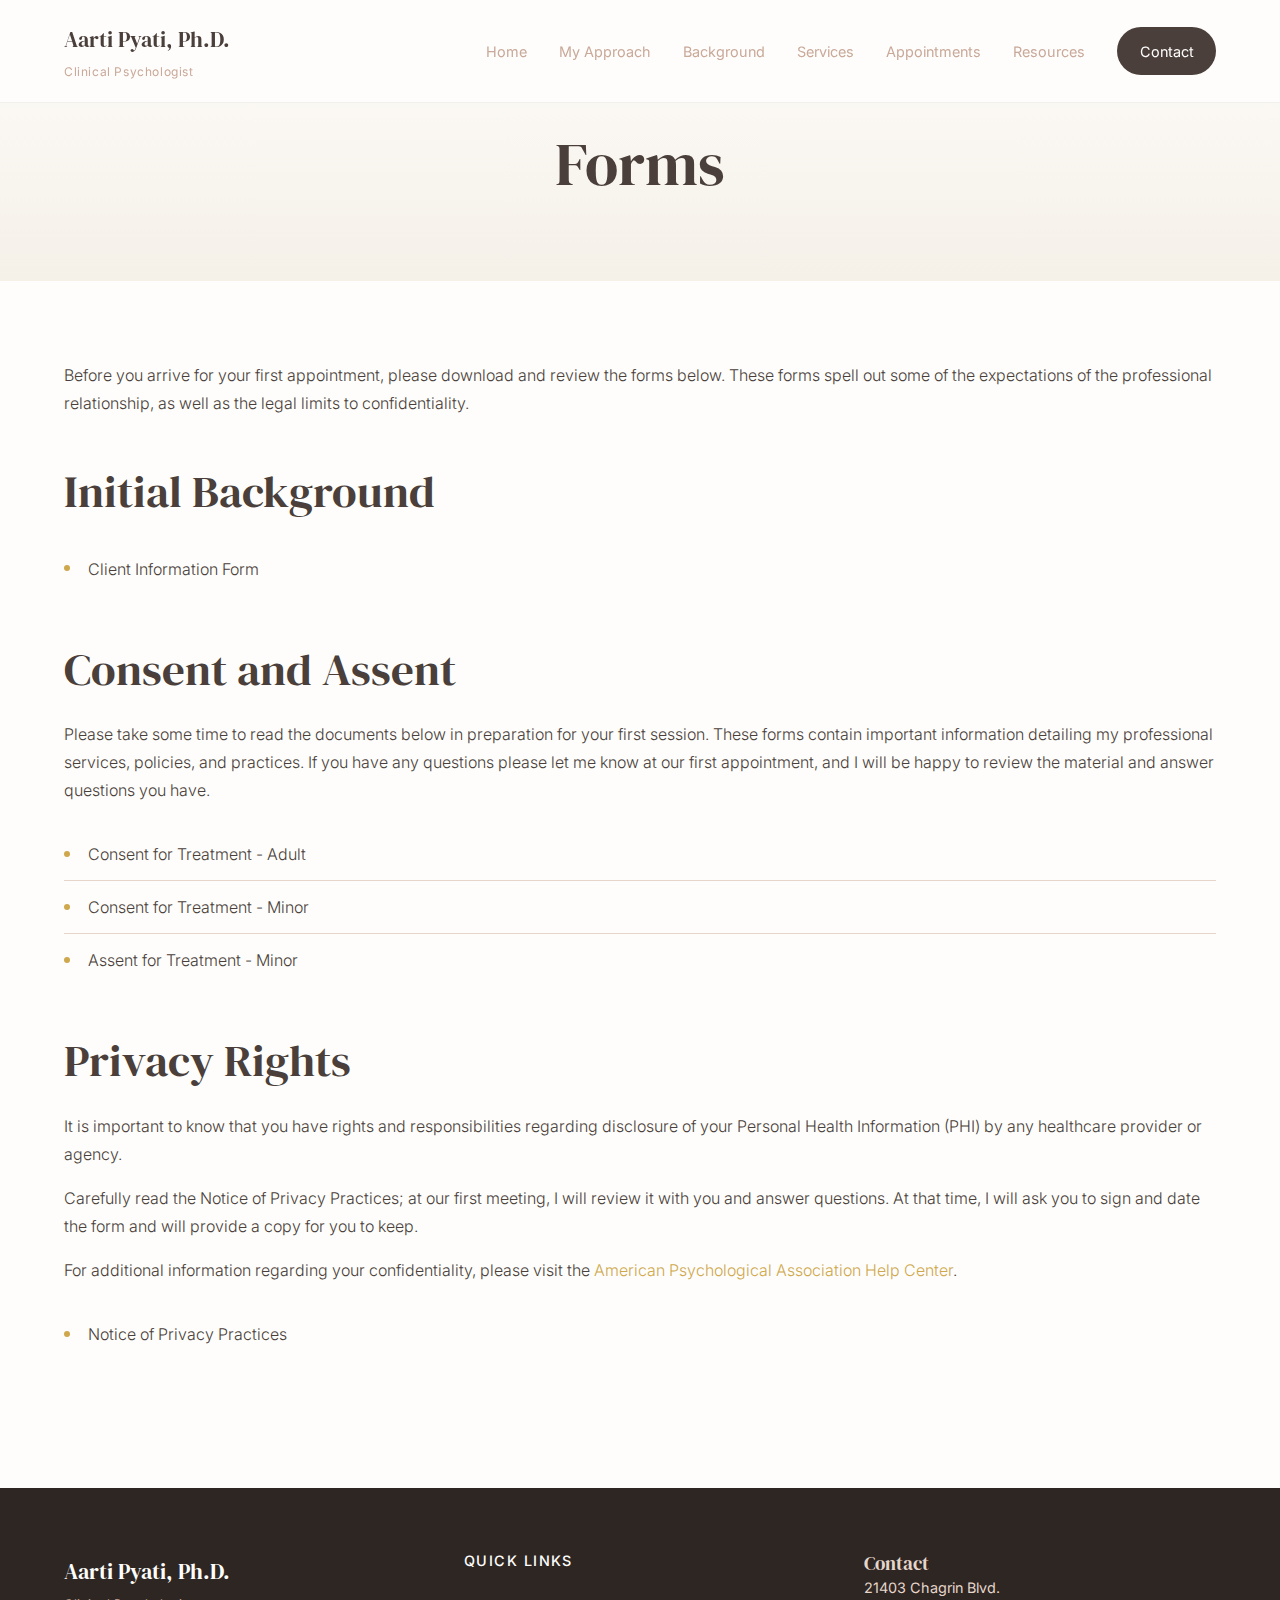
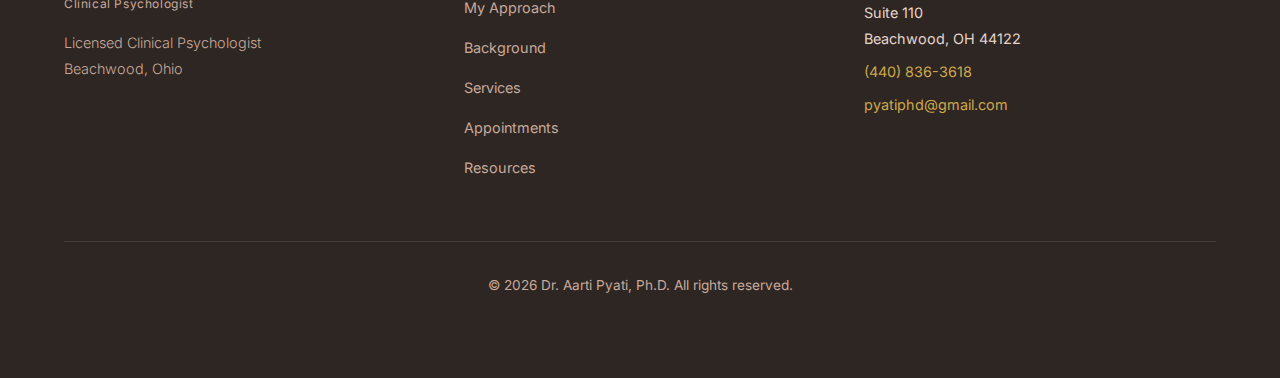
<file: forms.html>
<!DOCTYPE html>
<html lang="en">
<head>
    <meta charset="UTF-8">
    <meta name="viewport" content="width=device-width, initial-scale=1.0">
    <title>Forms | Dr. Aarti Pyati, Ph.D.</title>
    <meta name="description" content="Client forms and privacy information for therapy with Dr. Aarti Pyati.">
    <link rel="preconnect" href="https://fonts.googleapis.com">
    <link rel="preconnect" href="https://fonts.gstatic.com" crossorigin>
    <link href="https://fonts.googleapis.com/css2?family=DM+Serif+Display&family=Inter:wght@300;400;500&display=swap" rel="stylesheet">
    <link rel="stylesheet" href="styles.css">
</head>
<body>
    <!-- Header -->
    <header class="header">
        <div class="header-inner">
            <a href="index.html" class="logo">
                Aarti Pyati, Ph.D.
                <span>Clinical Psychologist</span>
            </a>
            <nav class="nav">
                <a href="index.html">Home</a>
                <a href="about.html">My Approach</a>
                <a href="background.html">Background</a>
                <a href="services.html">Services</a>
                <a href="appointments.html">Appointments</a>
                <a href="resources.html">Resources</a>
                <a href="contact.html" class="nav-cta">Contact</a>
            </nav>
            <button class="nav-toggle" aria-label="Toggle navigation">
                <span></span>
                <span></span>
                <span></span>
            </button>
        </div>
    </header>

    <!-- Page Hero -->
    <section class="page-hero page-content">
        <h1>Forms</h1>
    </section>

    <!-- Forms Section -->
    <section class="section">
        <div class="container">
            <div class="content-block">
                <p>Before you arrive for your first appointment, please download and review the forms below. These forms spell out some of the expectations of the professional relationship, as well as the legal limits to confidentiality.</p>
            </div>

            <div class="content-block" style="margin-top: 3rem;">
                <h2>Initial Background</h2>
                <ul>
                    <li>Client Information Form</li>
                </ul>
            </div>

            <div class="content-block" style="margin-top: 3rem;">
                <h2>Consent and Assent</h2>
                <p>Please take some time to read the documents below in preparation for your first session. These forms contain important information detailing my professional services, policies, and practices. If you have any questions please let me know at our first appointment, and I will be happy to review the material and answer questions you have.</p>
                <ul>
                    <li>Consent for Treatment - Adult</li>
                    <li>Consent for Treatment - Minor</li>
                    <li>Assent for Treatment - Minor</li>
                </ul>
            </div>

            <div class="content-block" style="margin-top: 3rem;">
                <h2>Privacy Rights</h2>
                <p>It is important to know that you have rights and responsibilities regarding disclosure of your Personal Health Information (PHI) by any healthcare provider or agency.</p>
                <p>Carefully read the Notice of Privacy Practices; at our first meeting, I will review it with you and answer questions. At that time, I will ask you to sign and date the form and will provide a copy for you to keep.</p>
                <p>For additional information regarding your confidentiality, please visit the <a href="https://www.apa.org/topics/ethics" target="_blank" rel="noopener" style="color: var(--gold);">American Psychological Association Help Center</a>.</p>
                <ul>
                    <li>Notice of Privacy Practices</li>
                </ul>
            </div>
        </div>
    </section>

    <!-- Footer -->
    <footer class="footer">
        <div class="footer-inner">
            <div class="footer-brand">
                <div class="logo">
                    Aarti Pyati, Ph.D.
                    <span>Clinical Psychologist</span>
                </div>
                <p>Licensed Clinical Psychologist<br>Beachwood, Ohio</p>
            </div>
            <div class="footer-links">
                <h4>Quick Links</h4>
                <ul>
                    <li><a href="about.html">My Approach</a></li>
                    <li><a href="background.html">Background</a></li>
                    <li><a href="services.html">Services</a></li>
                    <li><a href="appointments.html">Appointments</a></li>
                    <li><a href="resources.html">Resources</a></li>
                </ul>
            </div>
            <div class="footer-contact">
                <h4>Contact</h4>
                <p>21403 Chagrin Blvd.<br>Suite 110<br>Beachwood, OH 44122</p>
                <p><a href="tel:4408363618">(440) 836-3618</a></p>
                <p><a href="mailto:pyatiphd@gmail.com">pyatiphd@gmail.com</a></p>
            </div>
        </div>
        <div class="footer-bottom">
            <p>&copy; 2026 Dr. Aarti Pyati, Ph.D. All rights reserved.</p>
        </div>
    </footer>
    <script src="nav.js"></script>
</body>
</html>
</file>
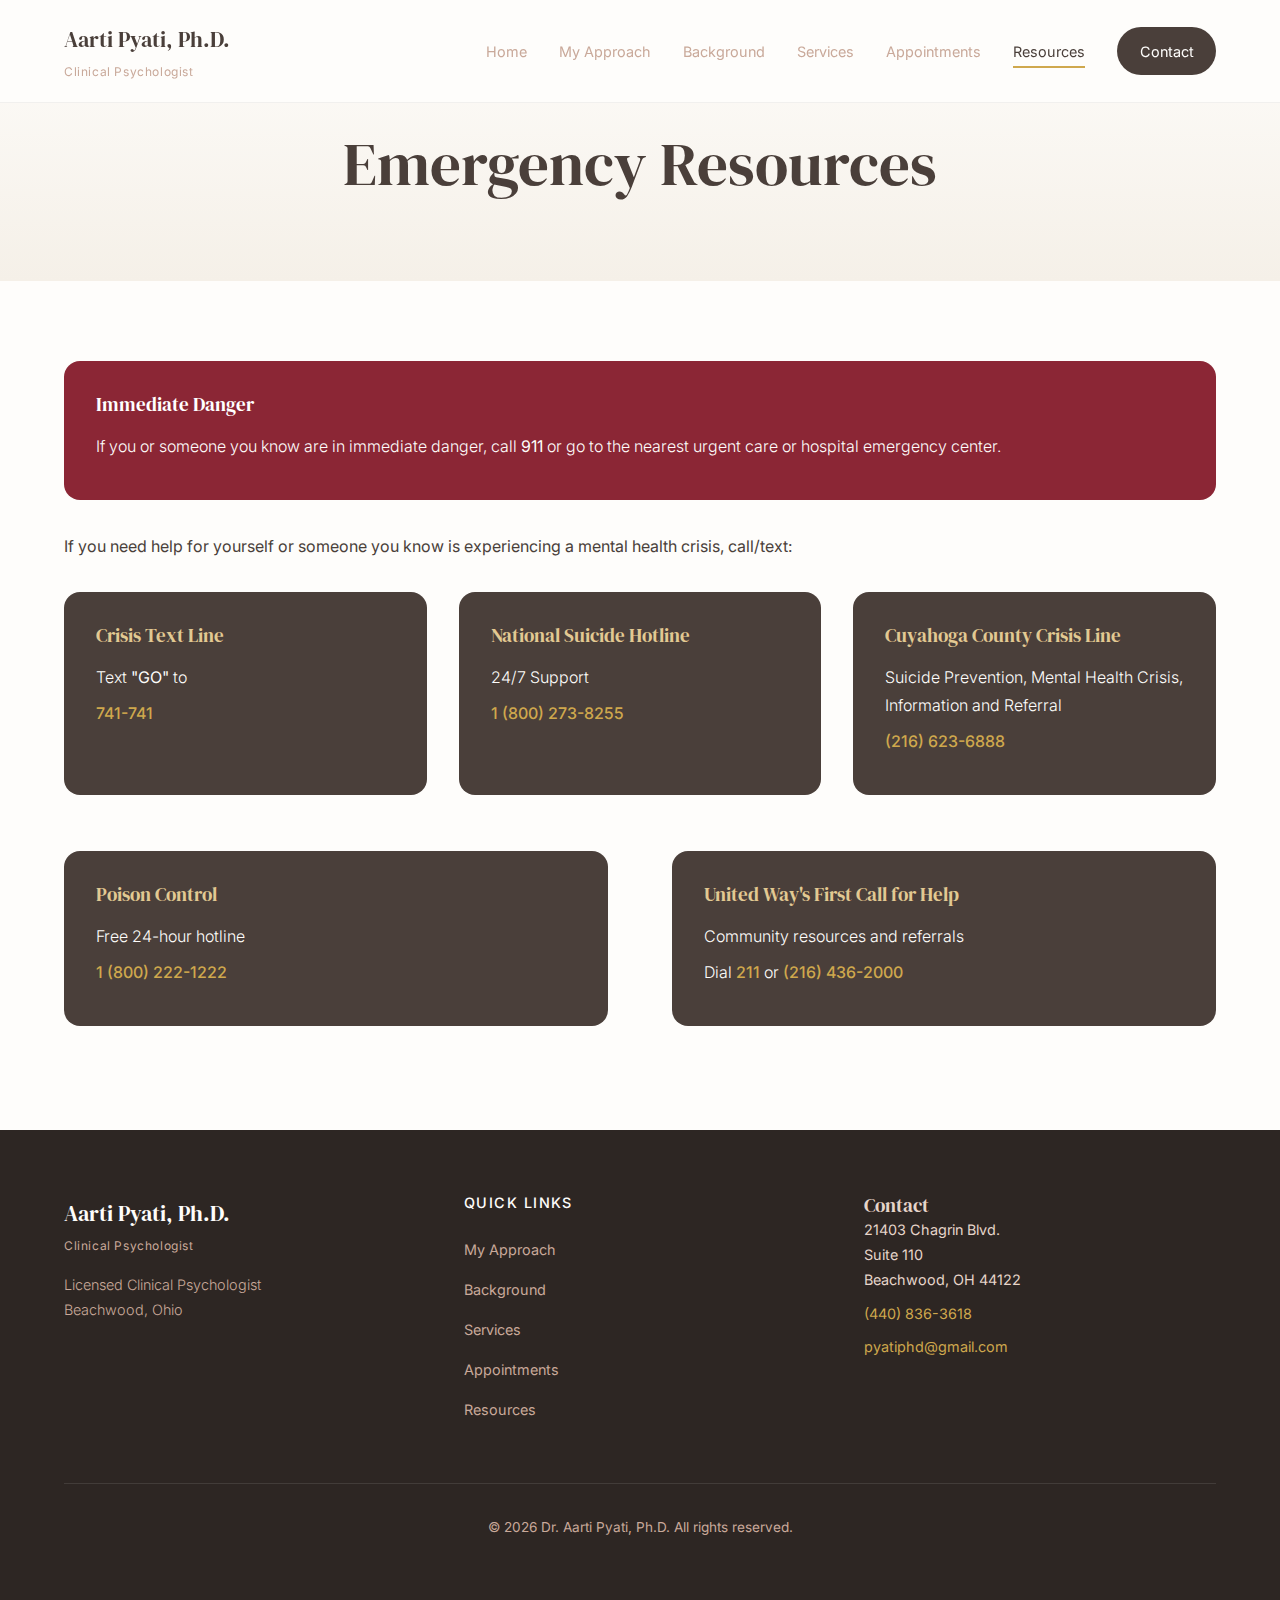
<file: resources.html>
<!DOCTYPE html>
<html lang="en">
<head>
    <meta charset="UTF-8">
    <meta name="viewport" content="width=device-width, initial-scale=1.0">
    <title>Resources | Dr. Aarti Pyati, Ph.D.</title>
    <meta name="description" content="Emergency resources and crisis hotlines.">
    <link rel="preconnect" href="https://fonts.googleapis.com">
    <link rel="preconnect" href="https://fonts.gstatic.com" crossorigin>
    <link href="https://fonts.googleapis.com/css2?family=DM+Serif+Display&family=Inter:wght@300;400;500&display=swap" rel="stylesheet">
    <link rel="stylesheet" href="styles.css">
</head>
<body>
    <!-- Header -->
    <header class="header">
        <div class="header-inner">
            <a href="index.html" class="logo">
                Aarti Pyati, Ph.D.
                <span>Clinical Psychologist</span>
            </a>
            <nav class="nav">
                <a href="index.html">Home</a>
                <a href="about.html">My Approach</a>
                <a href="background.html">Background</a>
                <a href="services.html">Services</a>
                <a href="appointments.html">Appointments</a>
                <a href="resources.html" class="active">Resources</a>
                <a href="contact.html" class="nav-cta">Contact</a>
            </nav>
            <button class="nav-toggle" aria-label="Toggle navigation">
                <span></span>
                <span></span>
                <span></span>
            </button>
        </div>
    </header>

    <!-- Page Hero -->
    <section class="page-hero page-content">
        <h1>Emergency Resources</h1>
    </section>

    <!-- Emergency Resources -->
    <section class="section">
        <div class="container">
            <div class="emergency-card" style="background: #8B2635; margin-bottom: 2rem;">
                <h4 style="color: white;">Immediate Danger</h4>
                <p>If you or someone you know are in immediate danger, call <strong>911</strong> or go to the nearest urgent care or hospital emergency center.</p>
            </div>

            <p style="margin-bottom: 2rem;">If you need help for yourself or someone you know is experiencing a mental health crisis, call/text:</p>

            <div class="cards-grid">
                <div class="emergency-card">
                    <h4>Crisis Text Line</h4>
                    <p>Text <strong>"GO"</strong> to</p>
                    <p><a href="sms:741741">741-741</a></p>
                </div>
                <div class="emergency-card">
                    <h4>National Suicide Hotline</h4>
                    <p>24/7 Support</p>
                    <p><a href="tel:18002738255">1 (800) 273-8255</a></p>
                </div>
                <div class="emergency-card">
                    <h4>Cuyahoga County Crisis Line</h4>
                    <p>Suicide Prevention, Mental Health Crisis, Information and Referral</p>
                    <p><a href="tel:2166236888">(216) 623-6888</a></p>
                </div>
            </div>

            <div class="two-col" style="margin-top: 2rem;">
                <div class="emergency-card">
                    <h4>Poison Control</h4>
                    <p>Free 24-hour hotline</p>
                    <p><a href="tel:18002221222">1 (800) 222-1222</a></p>
                </div>
                <div class="emergency-card">
                    <h4>United Way's First Call for Help</h4>
                    <p>Community resources and referrals</p>
                    <p>Dial <a href="tel:211">211</a> or <a href="tel:2164362000">(216) 436-2000</a></p>
                </div>
            </div>
        </div>
    </section>

    <!-- Footer -->
    <footer class="footer">
        <div class="footer-inner">
            <div class="footer-brand">
                <div class="logo">
                    Aarti Pyati, Ph.D.
                    <span>Clinical Psychologist</span>
                </div>
                <p>Licensed Clinical Psychologist<br>Beachwood, Ohio</p>
            </div>
            <div class="footer-links">
                <h4>Quick Links</h4>
                <ul>
                    <li><a href="about.html">My Approach</a></li>
                    <li><a href="background.html">Background</a></li>
                    <li><a href="services.html">Services</a></li>
                    <li><a href="appointments.html">Appointments</a></li>
                    <li><a href="resources.html">Resources</a></li>
                </ul>
            </div>
            <div class="footer-contact">
                <h4>Contact</h4>
                <p>21403 Chagrin Blvd.<br>Suite 110<br>Beachwood, OH 44122</p>
                <p><a href="tel:4408363618">(440) 836-3618</a></p>
                <p><a href="mailto:pyatiphd@gmail.com">pyatiphd@gmail.com</a></p>
            </div>
        </div>
        <div class="footer-bottom">
            <p>&copy; 2026 Dr. Aarti Pyati, Ph.D. All rights reserved.</p>
        </div>
    </footer>
    <script src="nav.js"></script>
</body>
</html>
</file>
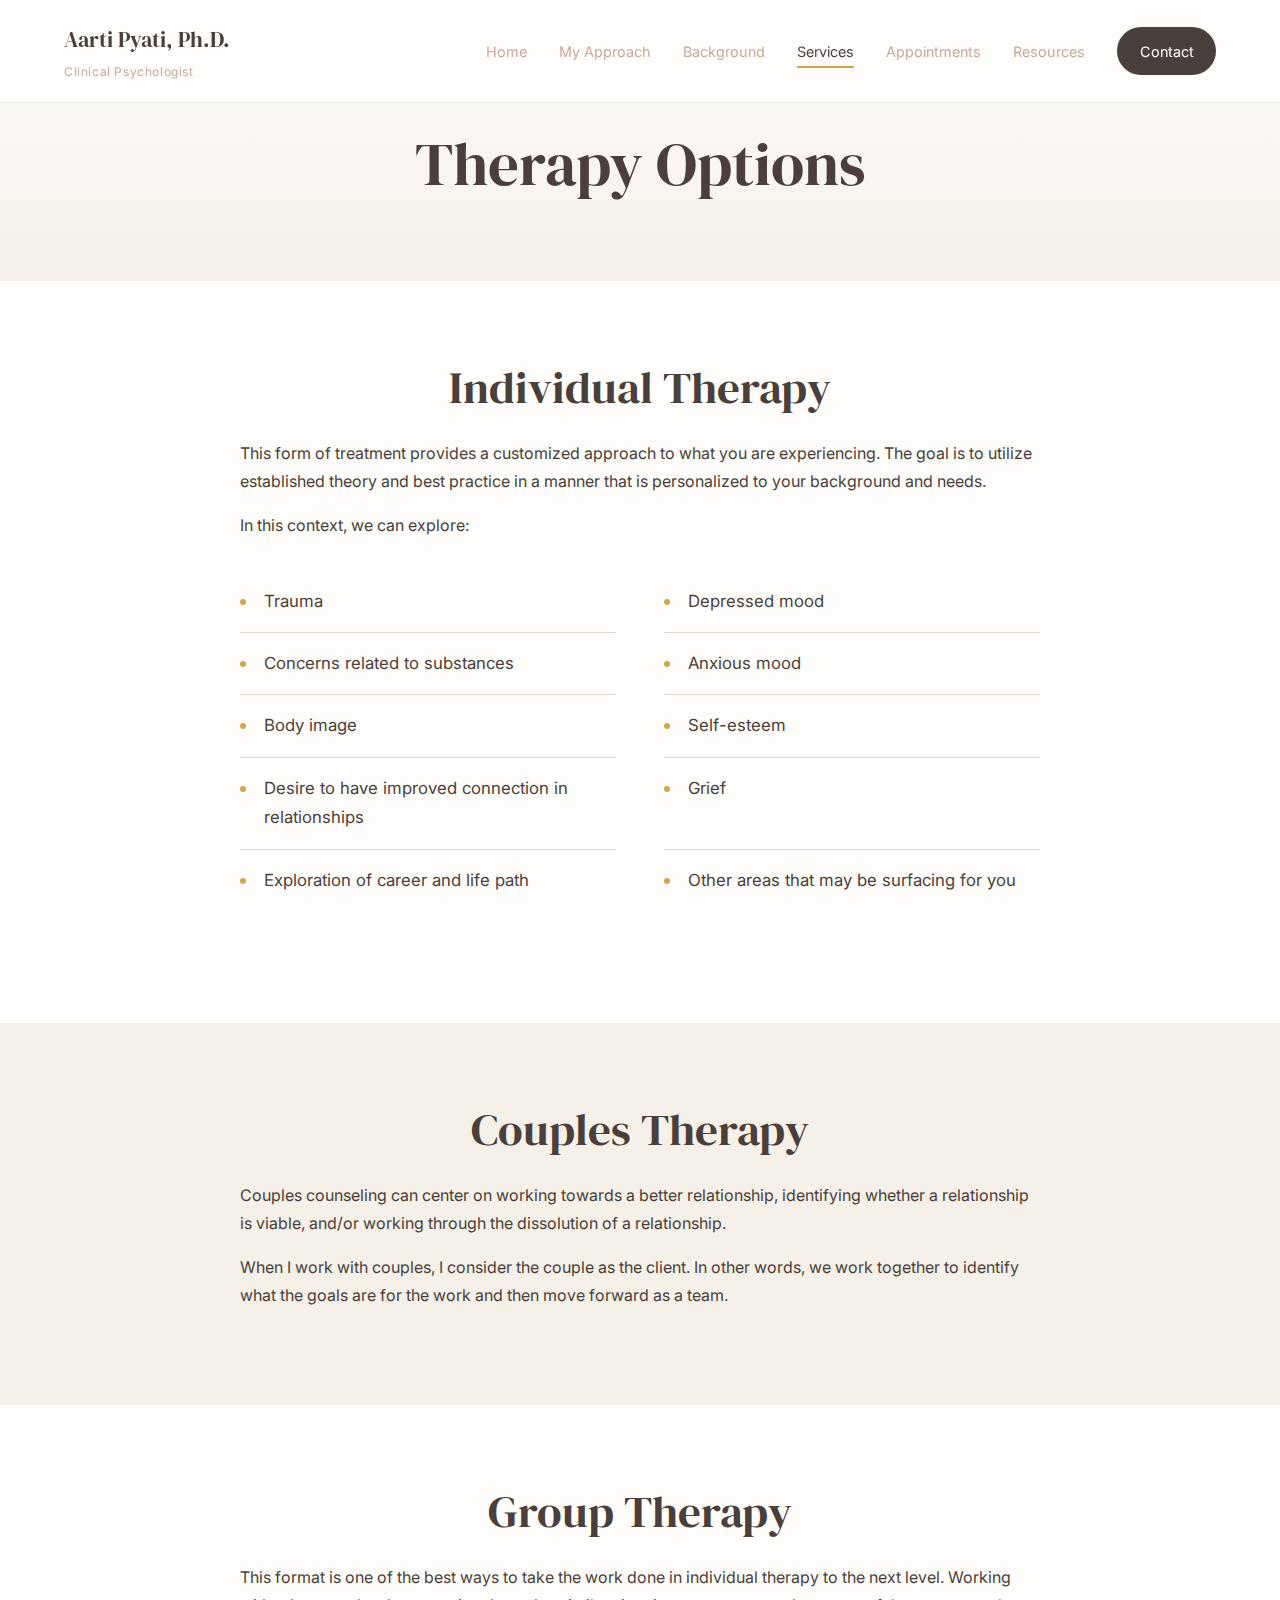
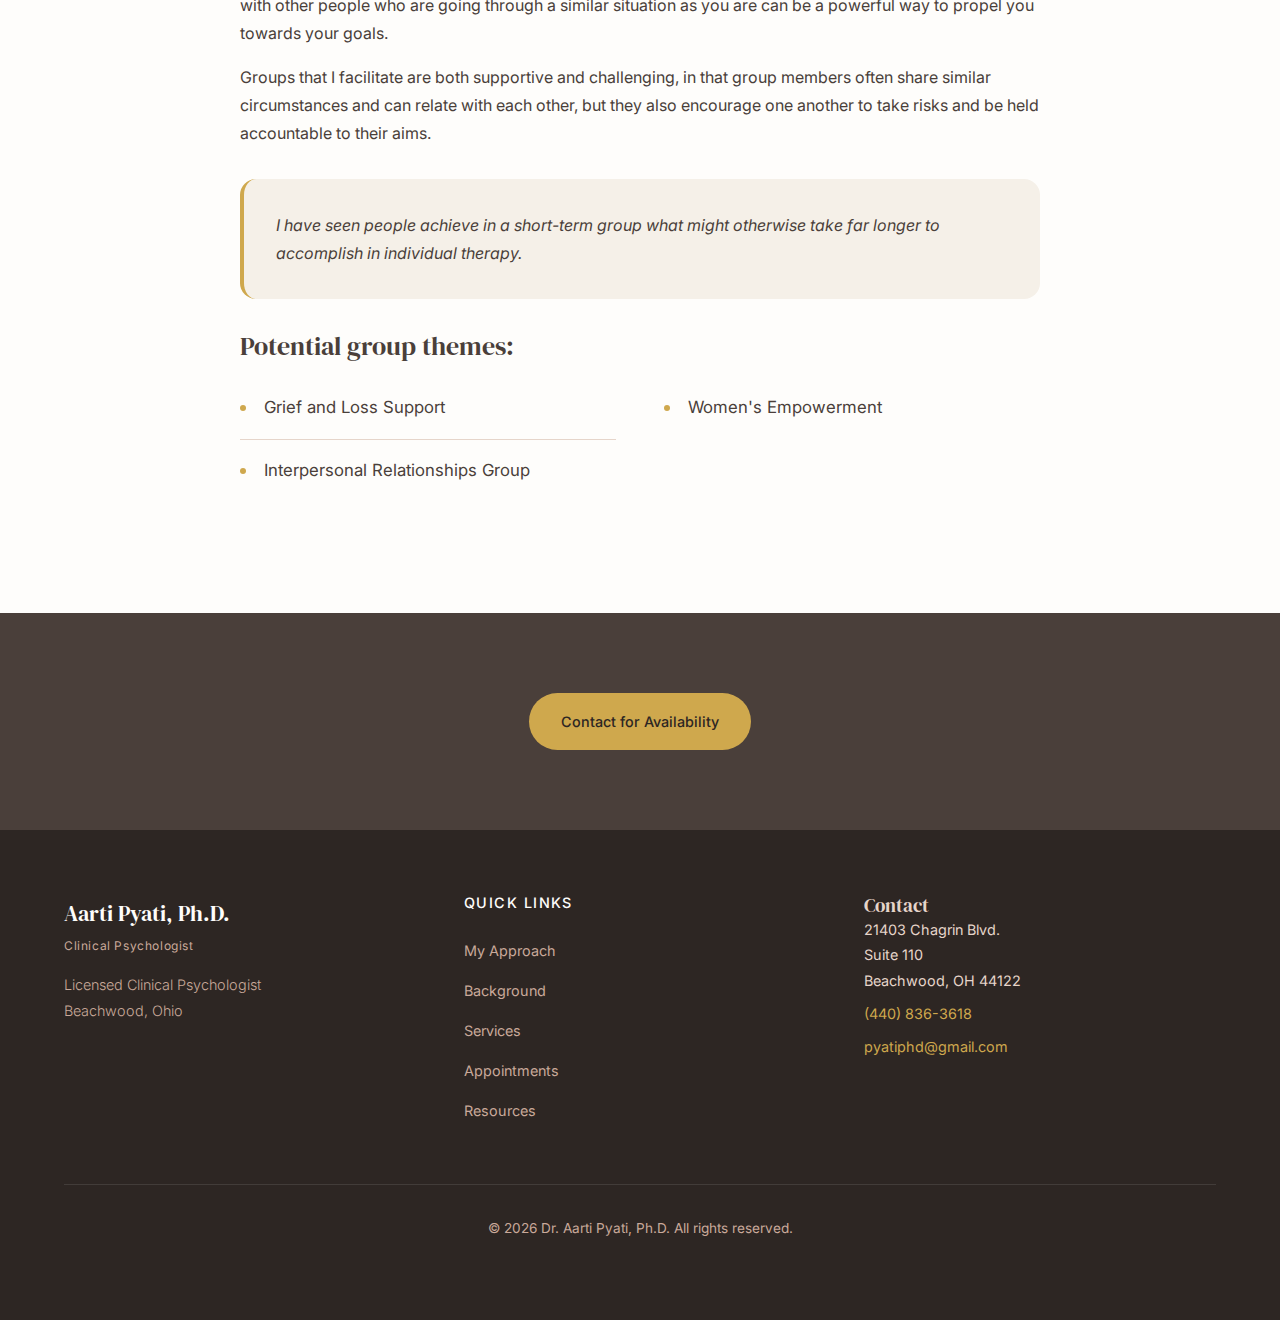
<file: services.html>
<!DOCTYPE html>
<html lang="en">
<head>
    <meta charset="UTF-8">
    <meta name="viewport" content="width=device-width, initial-scale=1.0">
    <title>Services | Dr. Aarti Pyati, Ph.D.</title>
    <meta name="description" content="Individual therapy, couples therapy, and group therapy services offered by Dr. Aarti Pyati in Beachwood, Ohio.">
    <link rel="preconnect" href="https://fonts.googleapis.com">
    <link rel="preconnect" href="https://fonts.gstatic.com" crossorigin>
    <link href="https://fonts.googleapis.com/css2?family=DM+Serif+Display&family=Inter:wght@300;400;500&display=swap" rel="stylesheet">
    <link rel="stylesheet" href="styles.css">
    <style>
        .therapy-topics {
            list-style: none;
            display: grid;
            grid-template-columns: repeat(2, 1fr);
            gap: 0 3rem;
            margin: 2rem auto;
            max-width: 800px;
        }
        .therapy-topics li {
            padding: 1rem 0;
            color: var(--deep-brown);
            font-size: 1.05rem;
            font-weight: 400;
            border-bottom: 1px solid var(--blush);
            position: relative;
            padding-left: 1.5rem;
        }
        .therapy-topics li::before {
            content: '';
            position: absolute;
            left: 0;
            top: 1.75rem;
            width: 6px;
            height: 6px;
            background: var(--gold);
            border-radius: 50%;
        }
        .therapy-topics li:nth-last-child(-n+2) {
            border-bottom: none;
        }
        @media (max-width: 600px) {
            .therapy-topics {
                grid-template-columns: 1fr;
            }
            .therapy-topics li:last-child {
                border-bottom: none;
            }
            .therapy-topics li:nth-last-child(2) {
                border-bottom: 1px solid var(--blush);
            }
        }
    </style>
</head>
<body>
    <!-- Header -->
    <header class="header">
        <div class="header-inner">
            <a href="index.html" class="logo">
                Aarti Pyati, Ph.D.
                <span>Clinical Psychologist</span>
            </a>
            <nav class="nav">
                <a href="index.html">Home</a>
                <a href="about.html">My Approach</a>
                <a href="background.html">Background</a>
                <a href="services.html" class="active">Services</a>
                <a href="appointments.html">Appointments</a>
                <a href="resources.html">Resources</a>
                <a href="contact.html" class="nav-cta">Contact</a>
            </nav>
            <button class="nav-toggle" aria-label="Toggle navigation">
                <span></span>
                <span></span>
                <span></span>
            </button>
        </div>
    </header>

    <!-- Page Hero -->
    <section class="page-hero page-content">
        <h1>Therapy Options</h1>
    </section>

    <!-- Individual Therapy -->
    <section class="section">
        <div class="container" style="max-width: 800px;">
            <h2 style="text-align: center; margin-bottom: 1.5rem;">Individual Therapy</h2>
            <p>This form of treatment provides a customized approach to what you are experiencing. The goal is to utilize established theory and best practice in a manner that is personalized to your background and needs.</p>
            <p>In this context, we can explore:</p>
            <ul class="therapy-topics">
                <li>Trauma</li>
                <li>Depressed mood</li>
                <li>Concerns related to substances</li>
                <li>Anxious mood</li>
                <li>Body image</li>
                <li>Self-esteem</li>
                <li>Desire to have improved connection in relationships</li>
                <li>Grief</li>
                <li>Exploration of career and life path</li>
                <li>Other areas that may be surfacing for you</li>
            </ul>
        </div>
    </section>

    <!-- Couples Therapy -->
    <section class="section section-alt">
        <div class="container" style="max-width: 800px;">
            <h2 style="text-align: center; margin-bottom: 1.5rem;">Couples Therapy</h2>
            <p>Couples counseling can center on working towards a better relationship, identifying whether a relationship is viable, and/or working through the dissolution of a relationship.</p>
            <p>When I work with couples, I consider the couple as the client. In other words, we work together to identify what the goals are for the work and then move forward as a team.</p>
        </div>
    </section>

    <!-- Group Therapy -->
    <section class="section">
        <div class="container" style="max-width: 800px;">
            <h2 style="text-align: center; margin-bottom: 1.5rem;">Group Therapy</h2>
            <p>This format is one of the best ways to take the work done in individual therapy to the next level. Working with other people who are going through a similar situation as you are can be a powerful way to propel you towards your goals.</p>
            <p>Groups that I facilitate are both supportive and challenging, in that group members often share similar circumstances and can relate with each other, but they also encourage one another to take risks and be held accountable to their aims.</p>
            <div class="highlight-box" style="margin: 2rem 0;">
                <p>I have seen people achieve in a short-term group what might otherwise take far longer to accomplish in individual therapy.</p>
            </div>
            <h3>Potential group themes:</h3>
            <ul class="therapy-topics" style="margin-top: 1rem;">
                <li>Grief and Loss Support</li>
                <li>Women's Empowerment</li>
                <li>Interpersonal Relationships Group</li>
            </ul>
        </div>
    </section>

    <!-- CTA -->
    <section class="section" style="background: var(--deep-brown); color: var(--soft-white); text-align: center;">
        <div class="container-narrow">
            <a href="contact.html" class="btn btn-primary">Contact for Availability</a>
        </div>
    </section>

    <!-- Footer -->
    <footer class="footer">
        <div class="footer-inner">
            <div class="footer-brand">
                <div class="logo">
                    Aarti Pyati, Ph.D.
                    <span>Clinical Psychologist</span>
                </div>
                <p>Licensed Clinical Psychologist<br>Beachwood, Ohio</p>
            </div>
            <div class="footer-links">
                <h4>Quick Links</h4>
                <ul>
                    <li><a href="about.html">My Approach</a></li>
                    <li><a href="background.html">Background</a></li>
                    <li><a href="services.html">Services</a></li>
                    <li><a href="appointments.html">Appointments</a></li>
                    <li><a href="resources.html">Resources</a></li>
                </ul>
            </div>
            <div class="footer-contact">
                <h4>Contact</h4>
                <p>21403 Chagrin Blvd.<br>Suite 110<br>Beachwood, OH 44122</p>
                <p><a href="tel:4408363618">(440) 836-3618</a></p>
                <p><a href="mailto:pyatiphd@gmail.com">pyatiphd@gmail.com</a></p>
            </div>
        </div>
        <div class="footer-bottom">
            <p>&copy; 2026 Dr. Aarti Pyati, Ph.D. All rights reserved.</p>
        </div>
    </footer>
    <script src="nav.js"></script>
</body>
</html>
</file>
<file: styles.css>
/* ============================================
   Dr. Aarti Pyati - Modern Warmth Theme
   ============================================ */

/* CSS Variables */
:root {
    --soft-white: #FEFDFB;
    --warm-cream: #F5F0E8;
    --blush: #E6D5CA;
    --rose: #C9A99A;
    --terracotta: #B8907D;
    --deep-brown: #4A3F3A;
    --warm-black: #2D2623;
    --gold: #CFA84D;
    --gold-soft: #E2C992;

    --font-serif: 'DM Serif Display', Georgia, serif;
    --font-sans: 'Inter', -apple-system, BlinkMacSystemFont, sans-serif;

    --shadow-sm: 0 2px 8px rgba(0,0,0,0.04);
    --shadow-md: 0 8px 30px rgba(0,0,0,0.08);
    --shadow-lg: 0 20px 50px rgba(0,0,0,0.12);

    --radius-sm: 8px;
    --radius-md: 16px;
    --radius-lg: 24px;
    --radius-xl: 40px;
}

/* Reset & Base */
*, *::before, *::after {
    margin: 0;
    padding: 0;
    box-sizing: border-box;
}

html {
    scroll-behavior: smooth;
}

body {
    font-family: var(--font-sans);
    background-color: var(--soft-white);
    color: var(--deep-brown);
    line-height: 1.75;
    font-size: 16px;
}

img {
    max-width: 100%;
    height: auto;
    display: block;
}

a {
    color: inherit;
    text-decoration: none;
}

/* Typography */
h1, h2, h3, h4 {
    font-family: var(--font-serif);
    font-weight: 400;
    line-height: 1.2;
}

h1 { font-size: clamp(2.5rem, 5vw, 3.8rem); }
h2 { font-size: clamp(2rem, 4vw, 2.8rem); }
h3 { font-size: clamp(1.3rem, 2.5vw, 1.6rem); }
h4 { font-size: 1.2rem; }

p {
    margin-bottom: 1rem;
}

.lead {
    font-size: 1.15rem;
    color: var(--rose);
    font-weight: 300;
}

/* ============================================
   Header & Navigation
   ============================================ */
.header {
    background: rgba(254, 253, 251, 0.95);
    backdrop-filter: blur(10px);
    padding: 1.25rem 5%;
    position: fixed;
    width: 100%;
    top: 0;
    z-index: 1000;
    border-bottom: 1px solid rgba(0,0,0,0.05);
}

.header-inner {
    max-width: 1400px;
    margin: 0 auto;
    display: flex;
    justify-content: space-between;
    align-items: center;
}

.logo {
    font-family: var(--font-serif);
    font-size: 1.4rem;
    color: var(--deep-brown);
    transition: opacity 0.3s ease;
}

.logo:hover {
    opacity: 0.8;
}

.logo span {
    font-family: var(--font-sans);
    font-size: 0.75rem;
    color: var(--rose);
    display: block;
    letter-spacing: 0.05em;
    margin-top: 2px;
}

.nav {
    display: flex;
    align-items: center;
    gap: 2rem;
}

.nav a {
    color: var(--rose);
    font-size: 0.9rem;
    transition: color 0.3s ease;
    position: relative;
}

.nav a::after {
    content: '';
    position: absolute;
    bottom: -4px;
    left: 0;
    width: 0;
    height: 2px;
    background: var(--gold);
    transition: width 0.3s ease;
}

.nav a:hover,
.nav a.active {
    color: var(--deep-brown);
}

.nav a:hover::after,
.nav a.active::after {
    width: 100%;
}

.nav-cta {
    background: var(--deep-brown) !important;
    color: var(--soft-white) !important;
    padding: 0.7rem 1.4rem;
    border-radius: 30px;
    transition: all 0.3s ease !important;
}

.nav-cta::after {
    display: none !important;
}

.nav-cta:hover {
    background: var(--warm-black) !important;
    transform: translateY(-2px);
    box-shadow: var(--shadow-md);
}

/* Mobile Nav Toggle */
.nav-toggle {
    display: none;
    background: none;
    border: none;
    cursor: pointer;
    padding: 0.5rem;
    z-index: 1001;
}

.nav-toggle span {
    display: block;
    width: 24px;
    height: 2px;
    background: var(--deep-brown);
    margin: 5px 0;
    transition: 0.3s;
}

.nav-toggle.active span:nth-child(1) {
    transform: rotate(45deg) translate(5px, 5px);
}

.nav-toggle.active span:nth-child(2) {
    opacity: 0;
}

.nav-toggle.active span:nth-child(3) {
    transform: rotate(-45deg) translate(5px, -5px);
}

/* ============================================
   Buttons
   ============================================ */
.btn {
    display: inline-flex;
    align-items: center;
    gap: 0.75rem;
    padding: 1rem 2rem;
    font-size: 0.9rem;
    font-weight: 500;
    border-radius: var(--radius-xl);
    transition: all 0.3s ease;
    cursor: pointer;
    border: none;
}

.btn-primary {
    background: var(--gold);
    color: var(--warm-black);
}

.btn-primary:hover {
    background: var(--gold-soft);
    transform: translateY(-3px);
    box-shadow: 0 15px 40px rgba(207, 168, 77, 0.3);
}

.btn-secondary {
    background: var(--deep-brown);
    color: var(--soft-white);
}

.btn-secondary:hover {
    background: var(--warm-black);
    transform: translateY(-3px);
    box-shadow: var(--shadow-lg);
}

.btn-outline {
    background: transparent;
    color: var(--deep-brown);
    border: 2px solid var(--blush);
}

.btn-outline:hover {
    border-color: var(--gold);
    background: var(--warm-cream);
}

.link-arrow {
    color: var(--gold);
    font-weight: 500;
    display: inline-flex;
    align-items: center;
    gap: 0.5rem;
    transition: gap 0.3s ease;
}

.link-arrow:hover {
    gap: 1rem;
}

/* ============================================
   Page Layout
   ============================================ */
.page-content {
    padding-top: 80px;
}

.section {
    padding: 5rem 5%;
}

.section-alt {
    background: var(--warm-cream);
}

.container {
    max-width: 1200px;
    margin: 0 auto;
}

.container-narrow {
    max-width: 800px;
    margin: 0 auto;
}

/* ============================================
   Hero Sections
   ============================================ */
.hero {
    min-height: 90vh;
    display: flex;
    align-items: center;
    padding: 6rem 5%;
    background: linear-gradient(180deg, var(--soft-white) 0%, var(--warm-cream) 100%);
    position: relative;
    overflow: hidden;
}

.hero::before {
    content: '';
    position: absolute;
    top: 10%;
    right: -15%;
    width: 60%;
    height: 70%;
    background: radial-gradient(ellipse, var(--blush) 0%, transparent 70%);
    opacity: 0.6;
    pointer-events: none;
}

.hero-grid {
    display: grid;
    grid-template-columns: 1fr 1fr;
    gap: 4rem;
    align-items: center;
    max-width: 1400px;
    margin: 0 auto;
    position: relative;
    z-index: 1;
}

.hero-content {
    max-width: 580px;
}

.hero h1 {
    margin-bottom: 1.5rem;
    color: var(--deep-brown);
}

.hero h1 span {
    color: var(--terracotta);
}

.hero .lead {
    margin-bottom: 2.5rem;
}

.hero-image {
    display: flex;
    justify-content: center;
}

.hero-photo {
    width: 400px;
    height: 500px;
    border-radius: 250px 250px 40px 40px;
    overflow: hidden;
    position: relative;
    box-shadow: var(--shadow-lg);
}

.hero-photo img {
    width: 100%;
    height: 100%;
    object-fit: cover;
    object-position: 45% 15%;
}

/* Page Hero (smaller) */
.page-hero {
    padding: 8rem 5% 4rem;
    background: linear-gradient(180deg, var(--soft-white) 0%, var(--warm-cream) 100%);
    text-align: center;
}

.page-hero h1 {
    margin-bottom: 1rem;
}

.page-hero .lead {
    max-width: 600px;
    margin: 0 auto;
}

/* ============================================
   Cards
   ============================================ */
.card {
    background: var(--soft-white);
    padding: 2.5rem;
    border-radius: var(--radius-lg);
    transition: all 0.3s ease;
}

.card:hover {
    transform: translateY(-8px);
    box-shadow: var(--shadow-lg);
}

.card-icon {
    width: 56px;
    height: 56px;
    background: var(--blush);
    border-radius: var(--radius-md);
    display: flex;
    align-items: center;
    justify-content: center;
    margin-bottom: 1.5rem;
}

.card-icon svg {
    width: 28px;
    height: 28px;
    stroke: var(--terracotta);
    fill: none;
    stroke-width: 1.5;
}

.card h3 {
    margin-bottom: 0.75rem;
    color: var(--deep-brown);
}

.card p {
    color: var(--rose);
    font-weight: 300;
    margin-bottom: 0;
}

.cards-grid {
    display: grid;
    grid-template-columns: repeat(auto-fit, minmax(280px, 1fr));
    gap: 2rem;
}

/* ============================================
   Content Sections
   ============================================ */
.content-block {
    margin-bottom: 3rem;
}

.content-block h2 {
    margin-bottom: 1.5rem;
    color: var(--deep-brown);
}

.content-block h3 {
    margin-bottom: 1rem;
    color: var(--deep-brown);
}

.content-block p {
    color: var(--deep-brown);
    font-weight: 300;
}

.content-block ul {
    list-style: none;
    margin: 1.5rem 0;
}

.content-block li {
    padding: 0.75rem 0;
    padding-left: 1.5rem;
    position: relative;
    color: var(--deep-brown);
    font-weight: 300;
    border-bottom: 1px solid var(--blush);
}

.content-block li:last-child {
    border-bottom: none;
}

.content-block li::before {
    content: '';
    position: absolute;
    left: 0;
    top: 1.4rem;
    width: 6px;
    height: 6px;
    background: var(--gold);
    border-radius: 50%;
}

/* Two Column Layout */
.two-col {
    display: grid;
    grid-template-columns: 1fr 1fr;
    gap: 4rem;
    align-items: start;
}

.two-col-text {
    grid-template-columns: 1.2fr 0.8fr;
}

/* Highlight Box */
.highlight-box {
    background: var(--warm-cream);
    padding: 2rem;
    border-radius: var(--radius-md);
    border-left: 4px solid var(--gold);
}

.highlight-box p {
    margin-bottom: 0;
    font-style: italic;
    color: var(--deep-brown);
}

/* ============================================
   Concerns List
   ============================================ */
.concerns-list {
    max-width: 800px;
    margin: 0 auto;
}

.concerns-list ul {
    list-style: none;
    display: grid;
    grid-template-columns: repeat(2, 1fr);
    gap: 0;
}

.concerns-list li {
    padding: 1rem 1.5rem;
    color: var(--deep-brown);
    font-size: 1.1rem;
    font-weight: 400;
    border-bottom: 1px solid rgba(207, 168, 77, 0.3);
    position: relative;
    padding-left: 2rem;
}

.concerns-list li::before {
    content: '';
    position: absolute;
    left: 0.75rem;
    top: 1.8rem;
    width: 6px;
    height: 6px;
    background: var(--gold);
    border-radius: 50%;
}

.concerns-list li:nth-last-child(-n+2) {
    border-bottom: none;
}

@media (max-width: 600px) {
    .concerns-list ul {
        grid-template-columns: 1fr;
    }
    .concerns-list li:last-child {
        border-bottom: none;
    }
    .concerns-list li:nth-last-child(2) {
        border-bottom: 1px solid rgba(207, 168, 77, 0.3);
    }
}

/* ============================================
   Contact Info
   ============================================ */
.contact-card {
    background: var(--warm-cream);
    padding: 3rem;
    border-radius: var(--radius-lg);
}

.contact-card h3 {
    margin-bottom: 2rem;
}

.contact-item {
    display: flex;
    align-items: flex-start;
    gap: 1rem;
    margin-bottom: 1.5rem;
}

.contact-item svg {
    width: 24px;
    height: 24px;
    stroke: var(--gold);
    fill: none;
    stroke-width: 1.5;
    flex-shrink: 0;
    margin-top: 2px;
}

.contact-item p {
    margin-bottom: 0;
}

.contact-item a {
    color: var(--terracotta);
    transition: color 0.3s ease;
}

.contact-item a:hover {
    color: var(--gold);
}

/* ============================================
   Fee Table
   ============================================ */
.fee-table {
    width: 100%;
    border-collapse: collapse;
    margin: 2rem 0;
}

.fee-table th,
.fee-table td {
    padding: 1.25rem 1.5rem;
    text-align: left;
    border-bottom: 1px solid var(--blush);
}

.fee-table th {
    background: var(--warm-cream);
    font-weight: 500;
    color: var(--deep-brown);
}

.fee-table td {
    color: var(--deep-brown);
    font-weight: 300;
}

.fee-table tr:hover td {
    background: var(--warm-cream);
}

/* ============================================
   Emergency Resources
   ============================================ */
.emergency-card {
    background: var(--deep-brown);
    color: var(--soft-white);
    padding: 2rem;
    border-radius: var(--radius-md);
    margin-bottom: 1.5rem;
}

.emergency-card h4 {
    color: var(--gold-soft);
    margin-bottom: 1rem;
}

.emergency-card p {
    margin-bottom: 0.5rem;
    font-weight: 300;
}

.emergency-card a {
    color: var(--gold);
    font-weight: 500;
}

.emergency-card a:hover {
    text-decoration: underline;
}

/* ============================================
   Footer
   ============================================ */
.footer {
    background: var(--warm-black);
    color: var(--blush);
    padding: 4rem 5%;
}

.footer-inner {
    max-width: 1200px;
    margin: 0 auto;
    display: grid;
    grid-template-columns: 1fr 1fr 1fr;
    gap: 3rem;
}

.footer-brand .logo {
    color: var(--soft-white);
    margin-bottom: 1rem;
}

.footer-brand .logo span {
    color: var(--rose);
}

.footer-brand p {
    font-size: 0.9rem;
    color: var(--rose);
    font-weight: 300;
}

.footer-links h4 {
    color: var(--soft-white);
    margin-bottom: 1.5rem;
    font-family: var(--font-sans);
    font-weight: 500;
    font-size: 0.9rem;
    text-transform: uppercase;
    letter-spacing: 0.1em;
}

.footer-links ul {
    list-style: none;
}

.footer-links li {
    margin-bottom: 0.75rem;
}

.footer-links a {
    color: var(--rose);
    font-size: 0.9rem;
    transition: color 0.3s ease;
}

.footer-links a:hover {
    color: var(--gold);
}

.footer-contact p {
    font-size: 0.9rem;
    margin-bottom: 0.5rem;
}

.footer-contact a {
    color: var(--gold);
}

.footer-bottom {
    max-width: 1200px;
    margin: 3rem auto 0;
    padding-top: 2rem;
    border-top: 1px solid rgba(255,255,255,0.1);
    text-align: center;
    font-size: 0.85rem;
    color: var(--rose);
}

/* ============================================
   Responsive Design
   ============================================ */
@media (max-width: 1024px) {
    .hero-grid {
        grid-template-columns: 1fr;
        text-align: center;
    }

    .hero-content {
        max-width: 600px;
        margin: 0 auto;
    }

    .hero-image {
        order: -1;
    }

    .hero-photo {
        width: 300px;
        height: 380px;
    }

    .two-col,
    .two-col-text {
        grid-template-columns: 1fr;
    }

    .specialties-grid {
        grid-template-columns: 1fr;
    }

    .footer-inner {
        grid-template-columns: 1fr;
        text-align: center;
    }
}

@media (max-width: 950px) {
    .nav {
        position: fixed;
        top: 0;
        right: -100%;
        width: 80%;
        max-width: 300px;
        height: 100vh;
        background: var(--soft-white);
        flex-direction: column;
        padding: 6rem 2rem 2rem;
        gap: 1.5rem;
        box-shadow: -5px 0 30px rgba(0,0,0,0.1);
        transition: right 0.3s ease;
        z-index: 1000;
    }

    .nav.active {
        right: 0;
    }

    .nav a {
        font-size: 1.1rem;
    }

    .nav .nav-cta {
        text-align: center;
        margin-top: 1rem;
    }

    .nav-toggle {
        display: block;
    }

    .section {
        padding: 3rem 5%;
    }

    .hero {
        min-height: auto;
        padding: 8rem 5% 4rem;
    }

    .page-hero {
        padding: 9rem 5% 3rem;
    }

    .cards-grid {
        grid-template-columns: 1fr;
    }

    .two-col {
        grid-template-columns: 1fr;
    }
}
</file>
